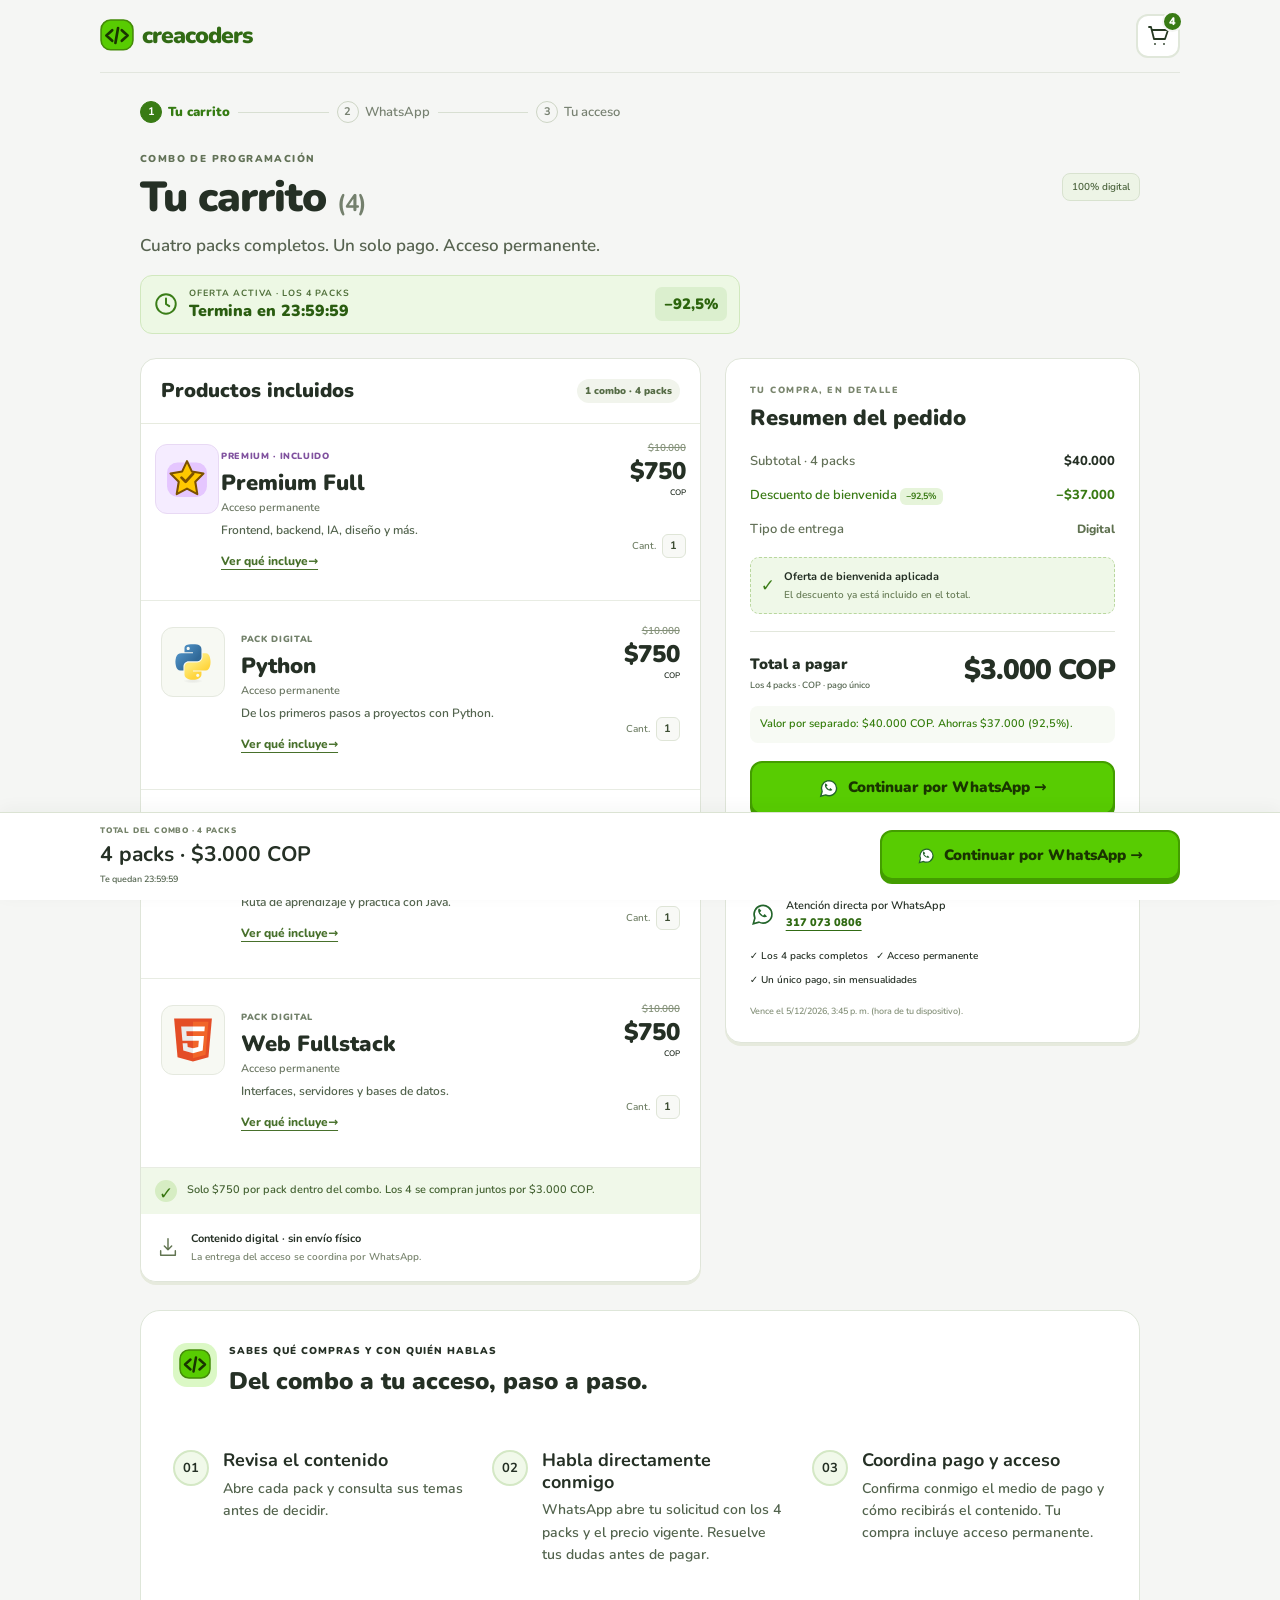
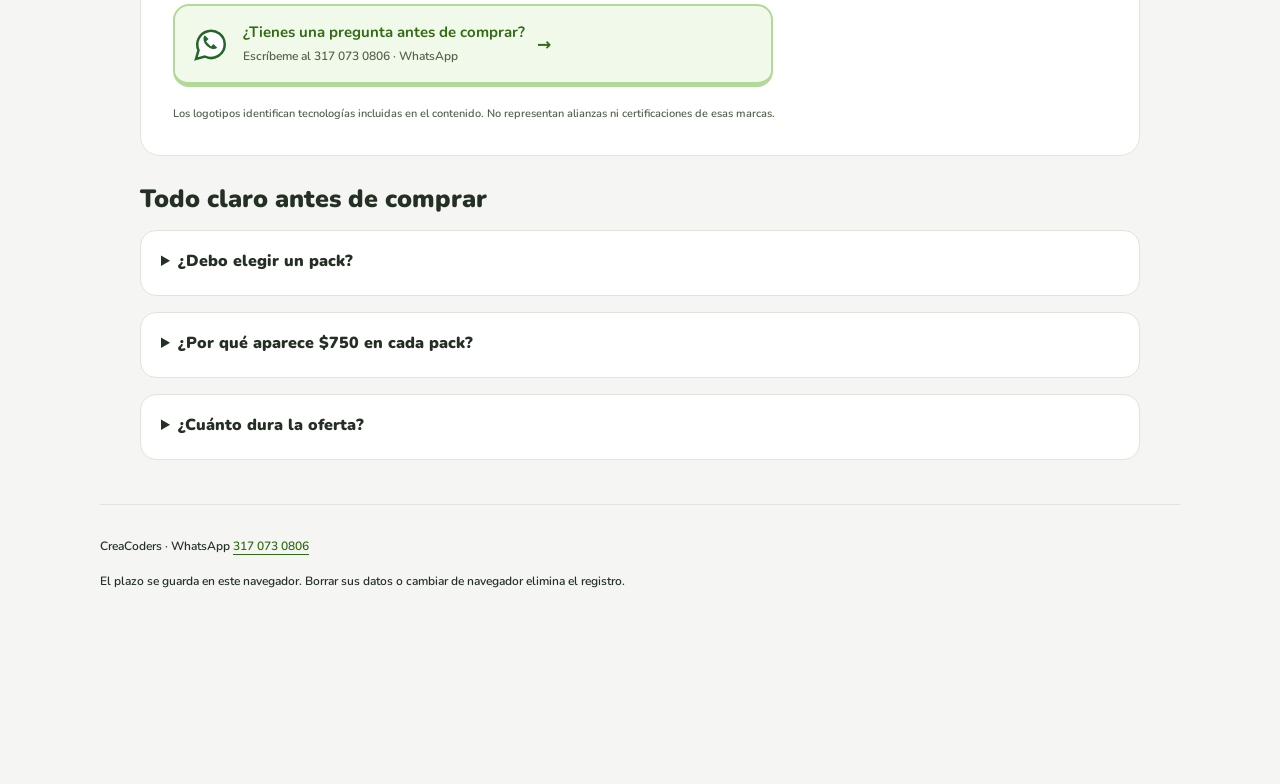
<file: index.html>
<!doctype html>
<html lang="es">
<head>
<meta charset="utf-8">
<meta name="viewport" content="width=device-width,initial-scale=1">
<title>Los 4 packs · Oferta de bienvenida | CreaCoders</title>
<meta name="description" content="Explora los cuatro packs de CreaCoders: Premium, Python, Java y Web Fullstack. Acceso permanente y compra por WhatsApp.">
<link rel="icon" type="image/svg+xml" href="images/brand-mark.svg">
<meta name="theme-color" content="#58cc02">
<link rel="stylesheet" href="css/index.css">
<link rel="stylesheet" href="css/cart.css?v=1">
<script defer src="js/offer.js?v=3000-reset-v3">
</script>
</head>
<body class="cart-page">
<a class="skip" href="#contenido">Saltar al contenido</a>
<header class="wrap cart-nav">
<a class="brand" href="index.html"><img src="images/brand-mark.svg" alt="" width="40" height="40"> <span class="brand-word">creacoders</span></a>
<a class="header-bag" href="#packs" aria-label="Ver los 4 packs del carrito"><svg viewBox="0 0 24 24" aria-hidden="true"><path d="M3 3h2l3 12h11l3-9H6M9 20h.01M18 20h.01"/></svg><span>4</span></a>
</header>
<main id="contenido" class="wrap checkout">
<nav class="checkout-progress" aria-label="Proceso de compra"><span aria-current="step"><b>1</b> Tu carrito</span><i aria-hidden="true"></i><span><b>2</b> WhatsApp</span><i aria-hidden="true"></i><span><b>3</b> Tu acceso</span></nav>
<section class="cart-heading"><div class="cart-title-row"><div><p class="eyebrow">COMBO DE PROGRAMACIÓN</p><h1>Tu carrito <span>(4)</span></h1></div><span class="digital-pill">100% digital</span></div><p class="cart-subtitle">Cuatro packs completos. Un solo pago. Acceso permanente.</p><div class="cart-banner"><svg viewBox="0 0 24 24" aria-hidden="true"><circle cx="12" cy="12" r="9"/><path d="M12 7v5l3 2"/></svg><div><strong data-offer-title>COMPROBANDO TU OFERTA</strong><span data-timer role="timer" aria-label="Tiempo restante de la oferta">Un momento…</span></div><span class="sale-tag" data-discount-row hidden>−92,5%</span></div></section>
<div class="checkout-grid">
<section class="cart-panel" id="packs" aria-labelledby="cart-title">
<div class="panel-heading">
<h2 id="cart-title">Productos incluidos</h2>
<span class="count-pill">1 combo · 4 packs</span>
</div>
<article class="cart-item">
<span class="cart-icon"><img src="images/tech/premium.svg" width="36" height="36" alt=""></span>
<div class="cart-description">
<span class="item-label premium-label">PREMIUM · INCLUIDO</span>
<h2>Premium Full</h2><span class="product-access">Acceso permanente</span>
<p>Frontend, backend, IA, diseño y más.</p>
<a href="pack/premium/Pack-Premium.html">Ver qué incluye <span class="sr-only">Premium Full</span> →</a>
</div>
<span class="quantity" aria-label="Cantidad: 1">Cant. <b>1</b></span>
<div class="item-price">
<del data-item-original hidden>$10.000</del>
<strong data-item-price>$10.000</strong>
<span>COP</span>
<small data-item-discount>Precio normal</small>
</div>
</article>
<article class="cart-item">
<span class="cart-icon"><img src="images/tech/python.svg" width="36" height="36" alt=""></span>
<div class="cart-description">
<span class="item-label">PACK DIGITAL</span>
<h2>Python</h2><span class="product-access">Acceso permanente</span>
<p>De los primeros pasos a proyectos con Python.</p>
<a href="pack/python/Python.html">Ver qué incluye <span class="sr-only">Python</span> →</a>
</div>
<span class="quantity" aria-label="Cantidad: 1">Cant. <b>1</b></span>
<div class="item-price">
<del data-item-original hidden>$10.000</del>
<strong data-item-price>$10.000</strong>
<span>COP</span>
<small data-item-discount>Precio normal</small>
</div>
</article>
<article class="cart-item">
<span class="cart-icon"><img src="images/tech/java.svg" width="36" height="36" alt=""></span>
<div class="cart-description">
<span class="item-label">PACK DIGITAL</span>
<h2>Java</h2><span class="product-access">Acceso permanente</span>
<p>Ruta de aprendizaje y práctica con Java.</p>
<a href="pack/java/Java.html">Ver qué incluye <span class="sr-only">Java</span> →</a>
</div>
<span class="quantity" aria-label="Cantidad: 1">Cant. <b>1</b></span>
<div class="item-price">
<del data-item-original hidden>$10.000</del>
<strong data-item-price>$10.000</strong>
<span>COP</span>
<small data-item-discount>Precio normal</small>
</div>
</article>
<article class="cart-item">
<span class="cart-icon"><img src="images/tech/html5.svg" width="36" height="36" alt=""></span>
<div class="cart-description">
<span class="item-label">PACK DIGITAL</span>
<h2>Web Fullstack</h2><span class="product-access">Acceso permanente</span>
<p>Interfaces, servidores y bases de datos.</p>
<a href="pack/desarrollo-web/Desarrollo-Web.html">Ver qué incluye <span class="sr-only">Web Fullstack</span> →</a>
</div>
<span class="quantity" aria-label="Cantidad: 1">Cant. <b>1</b></span>
<div class="item-price">
<del data-item-original hidden>$10.000</del>
<strong data-item-price>$10.000</strong>
<span>COP</span>
<small data-item-discount>Precio normal</small>
</div>
</article>
<div class="bundle-note"><span aria-hidden="true">✓</span><p class="cart-footnote" data-allocation>Los cuatro packs forman un único combo.</p></div><div class="digital-delivery"><svg viewBox="0 0 24 24" aria-hidden="true"><path d="M12 3v12m-4-4 4 4 4-4M4 16v5h16v-5"/></svg><div><strong>Contenido digital · sin envío físico</strong><span>La entrega del acceso se coordina por WhatsApp.</span></div></div>
</section>
<section class="order-summary" aria-labelledby="summary-title">
<p class="eyebrow">TU COMPRA, EN DETALLE</p>
<h2 id="summary-title">Resumen del pedido</h2>
<div class="summary-line">
<span>Subtotal · 4 packs</span>
<strong>$40.000</strong>
</div>
<div class="summary-line discount-line" data-discount-row hidden>
<span>Descuento de bienvenida <b>−92,5%</b>
</span>
<strong>−$37.000</strong>
</div>
<div class="summary-line"><span>Tipo de entrega</span><strong class="delivery-value">Digital</strong></div><div class="applied-offer" data-discount-row hidden><span aria-hidden="true">✓</span><div><strong>Oferta de bienvenida aplicada</strong><small>El descuento ya está incluido en el total.</small></div></div>
<div class="total-line">
<div>
<span>Total a pagar</span>
<small>Los 4 packs · COP · pago único</small>
</div>
<strong data-price>$40.000 COP</strong>
</div>
<p class="saving-note" data-saving>Acceso permanente a los cuatro packs.</p>
<a class="button" data-buy href="https://wa.me/573170730806">Comprar combo por WhatsApp →</a>
<p class="checkout-help">Se abrirá WhatsApp con tu pedido y el total. Confirma conmigo el pago y la entrega del acceso.</p>
<div class="seller-note"><img src="images/whatsapp.svg" alt="" width="28" height="28"><span>Atención directa por WhatsApp<br><a href="https://wa.me/573170730806">317 073 0806</a></span></div><ul class="benefits">
<li>✓ Los 4 packs completos</li>
<li>✓ Acceso permanente</li>
<li>✓ Un único pago, sin mensualidades</li>
</ul>
<p class="fine" data-deadline>
</p>
</section>
</div>
<section class="purchase-guide" aria-labelledby="guide-title"><div class="guide-intro"><span class="guide-icon" aria-hidden="true"><img src="images/brand-mark.svg" width="32" height="32" alt=""></span><div><p class="eyebrow">SABES QUÉ COMPRAS Y CON QUIÉN HABLAS</p><h2 id="guide-title">Del combo a tu acceso, paso a paso.</h2></div></div><ol class="delivery-steps"><li><b>01</b><div><h3>Revisa el contenido</h3><p>Abre cada pack y consulta sus temas antes de decidir.</p></div></li><li><b>02</b><div><h3>Habla directamente conmigo</h3><p>WhatsApp abre tu solicitud con los 4 packs y el precio vigente. Resuelve tus dudas antes de pagar.</p></div></li><li><b>03</b><div><h3>Coordina pago y acceso</h3><p>Confirma conmigo el medio de pago y cómo recibirás el contenido. Tu compra incluye acceso permanente.</p></div></li></ol><a class="contact-card" href="https://wa.me/573170730806?text=Hola%2C%20tengo%20una%20pregunta%20sobre%20el%20combo%20de%20los%204%20packs."><img src="images/whatsapp.svg" width="40" height="40" alt=""><span><strong>¿Tienes una pregunta antes de comprar?</strong><small>Escríbeme al 317 073 0806 · WhatsApp</small></span><span aria-hidden="true">→</span></a><p class="brand-disclaimer">Los logotipos identifican tecnologías incluidas en el contenido. No representan alianzas ni certificaciones de esas marcas.</p></section>
<section class="cart-questions">
<h2>Todo claro antes de comprar</h2>
<details>
<summary>¿Debo elegir un pack?</summary>
<p>No. El combo incluye los cuatro: Premium Full, Python, Java y Web Fullstack. Los enlaces de cada pack solo te permiten consultar su contenido.</p>
</details>
<details>
<summary>¿Por qué aparece $750 en cada pack?</summary>
<p>Durante la oferta, repartimos el total de $3.000 entre los cuatro packs: $750 por pack, un descuento del 92,5% respecto a su valor normal. La compra es del combo completo.</p>
</details>
<details>
<summary>¿Cuánto dura la oferta?</summary>
<p>24 horas desde tu primera visita en este navegador. No se reinicia al recargar. Cuando termina, el combo vuelve a $40.000 COP: $10.000 por pack. El acceso que compras es permanente.</p>
</details>
</section>
</main>
<footer class="wrap">
<p>CreaCoders · WhatsApp <a href="https://wa.me/573170730806">317 073 0806</a>
</p>
<p>El plazo se guarda en este navegador. Borrar sus datos o cambiar de navegador elimina el registro.</p>
</footer>
<aside class="sticky" aria-label="Comprar el combo completo"><span class="sticky-caption">TOTAL DEL COMBO · 4 PACKS</span>
<div>
<strong data-sticky-price>4 packs · $40.000 COP</strong>
<small data-sticky-note>Acceso permanente</small>
</div>
<a class="button" data-buy href="https://wa.me/573170730806">Comprar combo por WhatsApp →</a>
</aside>
<noscript>
<p class="wrap">Activa JavaScript para comprobar tu descuento de bienvenida o consulta el combo por WhatsApp.</p>
</noscript>
</body>
</html>
</file>
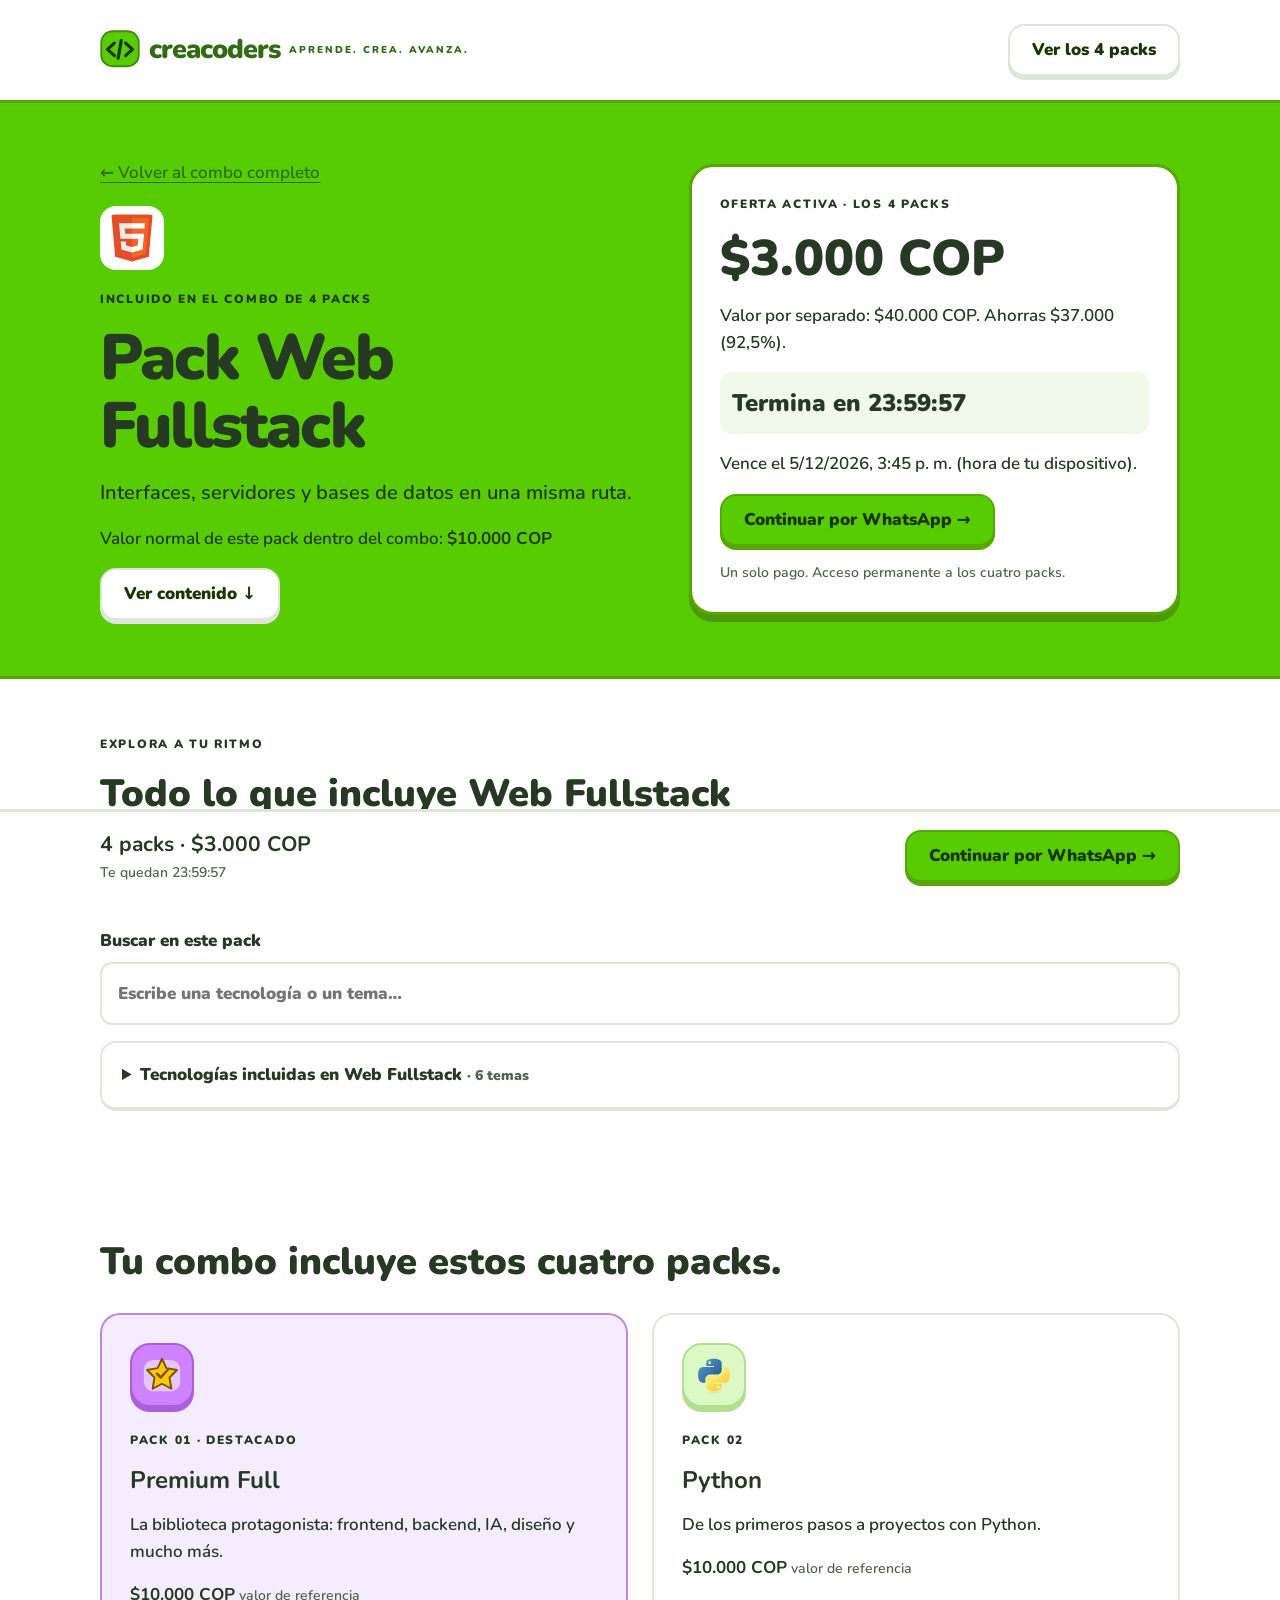
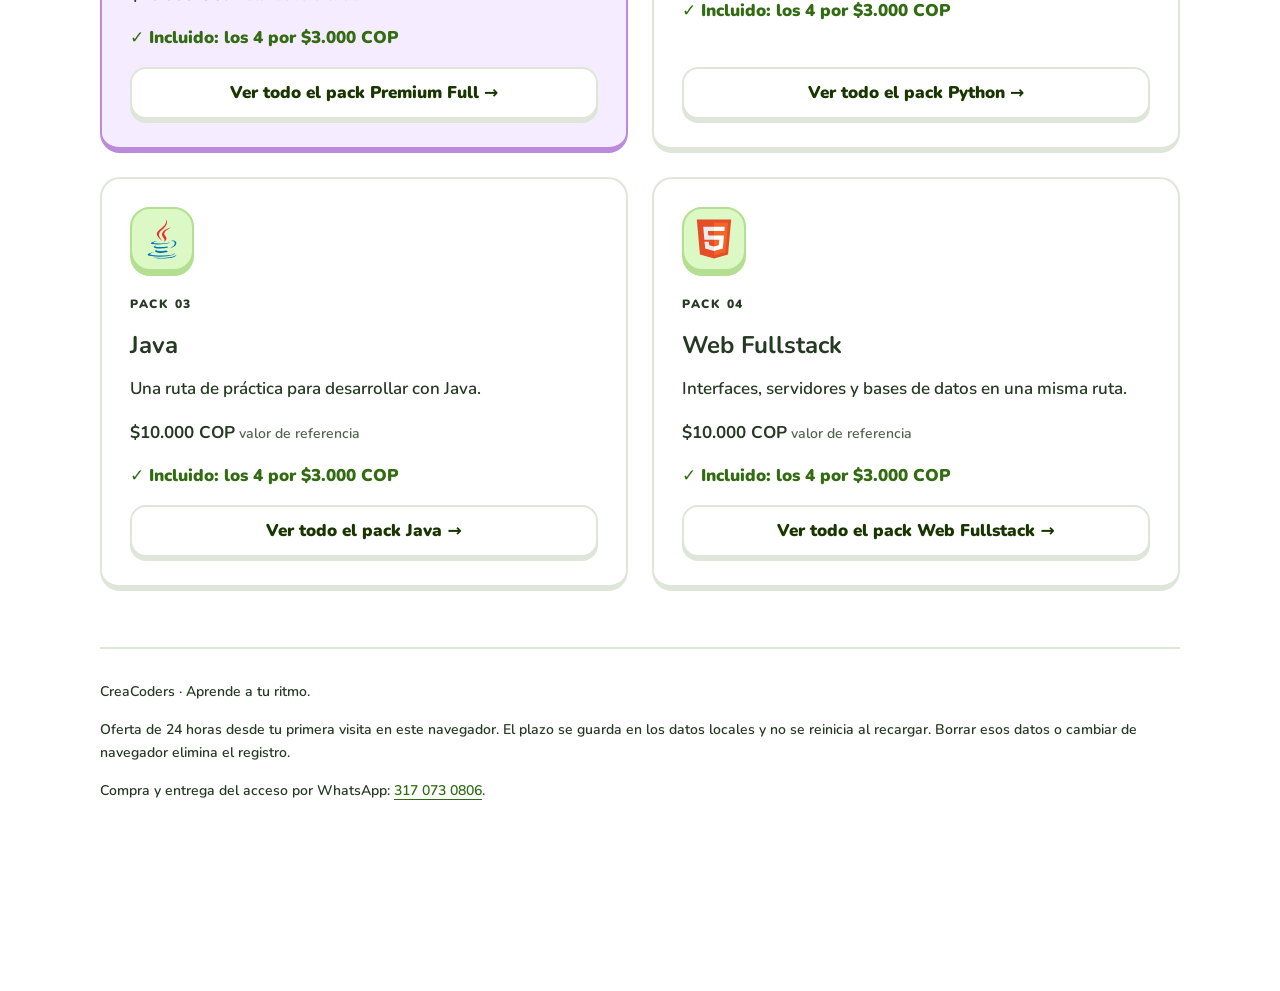
<file: pack/desarrollo-web/Desarrollo-Web.html>
<!doctype html>
<html lang="es">
<head>
<meta charset="utf-8">
<meta name="viewport" content="width=device-width,initial-scale=1">
<title>Pack Web Fullstack | CreaCoders</title>
<meta name="description" content="Explora los cuatro packs de CreaCoders: Premium, Python, Java y Web Fullstack. Acceso permanente y compra por WhatsApp.">
<link rel="icon" type="image/svg+xml" href="../../images/brand-mark.svg">
<meta name="theme-color" content="#58cc02">
<link rel="stylesheet" href="../../css/index.css">
<script defer src="../../js/offer.js?v=3000-reset-v3">
</script>
</head>
<body data-pack="Web Fullstack">
<a class="skip" href="#contenido">Saltar al contenido</a>
<header class="nav wrap">
<a class="brand" href="../../index.html"><img src="../../images/brand-mark.svg" alt="" width="40" height="40"> <span class="brand-word">creacoders</span><span>APRENDE. CREA. AVANZA.</span>
</a>
<a class="button secondary" href="../../index.html#packs">Ver los 4 packs</a>
</header>
<main id="contenido">
<section class="hero">
<div class="wrap hero-grid">
<div>
<a href="../../index.html#packs">← Volver al combo completo</a>
<img class="pack-logo" src="../../images/tech/html5.svg" width="64" height="64" alt="">
<p class="eyebrow">INCLUIDO EN EL COMBO DE 4 PACKS</p>
<h1>Pack Web Fullstack</h1>
<p class="lead">Interfaces, servidores y bases de datos en una misma ruta.</p>
<p>Valor normal de este pack dentro del combo: <strong>$10.000 COP</strong>
</p>
<a class="button secondary" href="#temario">Ver contenido ↓</a>
</div>
<section class="offer" aria-label="Precio de los cuatro packs">
<p class="eyebrow" data-offer-title>LOS 4 PACKS · ACCESO PERMANENTE</p>
<p class="price" data-price>$40.000 <small>COP</small>
</p>
<p data-saving>Precio normal: $10.000 por pack.</p>
<p class="timer" role="timer" aria-label="Tiempo restante de la oferta" data-timer>Comprobando oferta…</p>
<p data-deadline>
</p>
<a class="button" data-buy href="https://wa.me/573170730806">Consultar los 4 packs por WhatsApp →</a>
<p class="fine">Un solo pago. Acceso permanente a los cuatro packs.</p>
</section>
</div>
</section>
<section class="wrap section" id="temario">
<p class="eyebrow">EXPLORA A TU RITMO</p>
<h2>Todo lo que incluye Web Fullstack</h2>
<p>Estas son las tecnologías publicadas en el pack. Consulta el detalle de lecciones por WhatsApp.</p>
<p>1 secciones · 6 temas</p>
<label class="search-label">Buscar en este pack<input type="search" id="search" placeholder="Escribe una tecnología o un tema…">
</label>
<p id="search-status" role="status">
</p>
<div id="syllabus">
<details>
<summary>Tecnologías incluidas en Web Fullstack <small>· 6 temas</small>
</summary>
<ol>
<li>
<strong>HTML &amp; CSS</strong>
<small>
</small>
</li>
<li>
<strong>JavaScript</strong>
<small>
</small>
</li>
<li>
<strong>Bases SQL</strong>
<small>
</small>
</li>
<li>
<strong>React JS</strong>
<small>
</small>
</li>
<li>
<strong>Node.js</strong>
<small>
</small>
</li>
<li>
<strong>Git &amp; GitHub</strong>
<small>
</small>
</li>
</ol>
</details>
</div>
</section>
<section class="wrap section">
<h2>Tu combo incluye estos cuatro packs.</h2>
<div class="packs">
<article class="pack premium">
<span class="icon"><img src="../../images/tech/premium.svg" width="40" height="40" alt=""></span>
<p class="eyebrow">PACK 01 · DESTACADO</p>
<h3>Premium Full</h3>
<p>La biblioteca protagonista: frontend, backend, IA, diseño y mucho más.</p>
<p>
<strong>$10.000 COP</strong> <span class="muted">valor de referencia</span>
</p>
<p class="included" data-included>Disponible por separado</p>
<a class="button secondary" href="../../pack/premium/Pack-Premium.html">Ver todo el pack Premium Full →</a>
</article>
<article class="pack ">
<span class="icon"><img src="../../images/tech/python.svg" width="40" height="40" alt=""></span>
<p class="eyebrow">PACK 02</p>
<h3>Python</h3>
<p>De los primeros pasos a proyectos con Python.</p>
<p>
<strong>$10.000 COP</strong> <span class="muted">valor de referencia</span>
</p>
<p class="included" data-included>Disponible por separado</p>
<a class="button secondary" href="../../pack/python/Python.html">Ver todo el pack Python →</a>
</article>
<article class="pack ">
<span class="icon"><img src="../../images/tech/java.svg" width="40" height="40" alt=""></span>
<p class="eyebrow">PACK 03</p>
<h3>Java</h3>
<p>Una ruta de práctica para desarrollar con Java.</p>
<p>
<strong>$10.000 COP</strong> <span class="muted">valor de referencia</span>
</p>
<p class="included" data-included>Disponible por separado</p>
<a class="button secondary" href="../../pack/java/Java.html">Ver todo el pack Java →</a>
</article>
<article class="pack ">
<span class="icon"><img src="../../images/tech/html5.svg" width="40" height="40" alt=""></span>
<p class="eyebrow">PACK 04</p>
<h3>Web Fullstack</h3>
<p>Interfaces, servidores y bases de datos en una misma ruta.</p>
<p>
<strong>$10.000 COP</strong> <span class="muted">valor de referencia</span>
</p>
<p class="included" data-included>Disponible por separado</p>
<a class="button secondary" href="../../pack/desarrollo-web/Desarrollo-Web.html">Ver todo el pack Web Fullstack →</a>
</article>
</div>
</section>
</main>
<footer class="wrap">
<p>CreaCoders · Aprende a tu ritmo.</p>
<p>Oferta de 24 horas desde tu primera visita en este navegador. El plazo se guarda en los datos locales y no se reinicia al recargar. Borrar esos datos o cambiar de navegador elimina el registro.</p>
<p>Compra y entrega del acceso por WhatsApp: <a href="https://wa.me/573170730806">317 073 0806</a>.</p>
</footer>
<aside class="sticky" aria-label="Comprar por WhatsApp">
<div>
<strong data-sticky-price>4 packs · $40.000</strong>
<small data-sticky-note>Acceso permanente</small>
</div>
<a class="button" data-buy href="https://wa.me/573170730806">Consultar packs →</a>
</aside>
<noscript>
<p class="wrap">Activa JavaScript para comprobar la oferta de primera visita. Puedes consultar los precios por WhatsApp.</p>
</noscript>
</body>
</html>
</file>
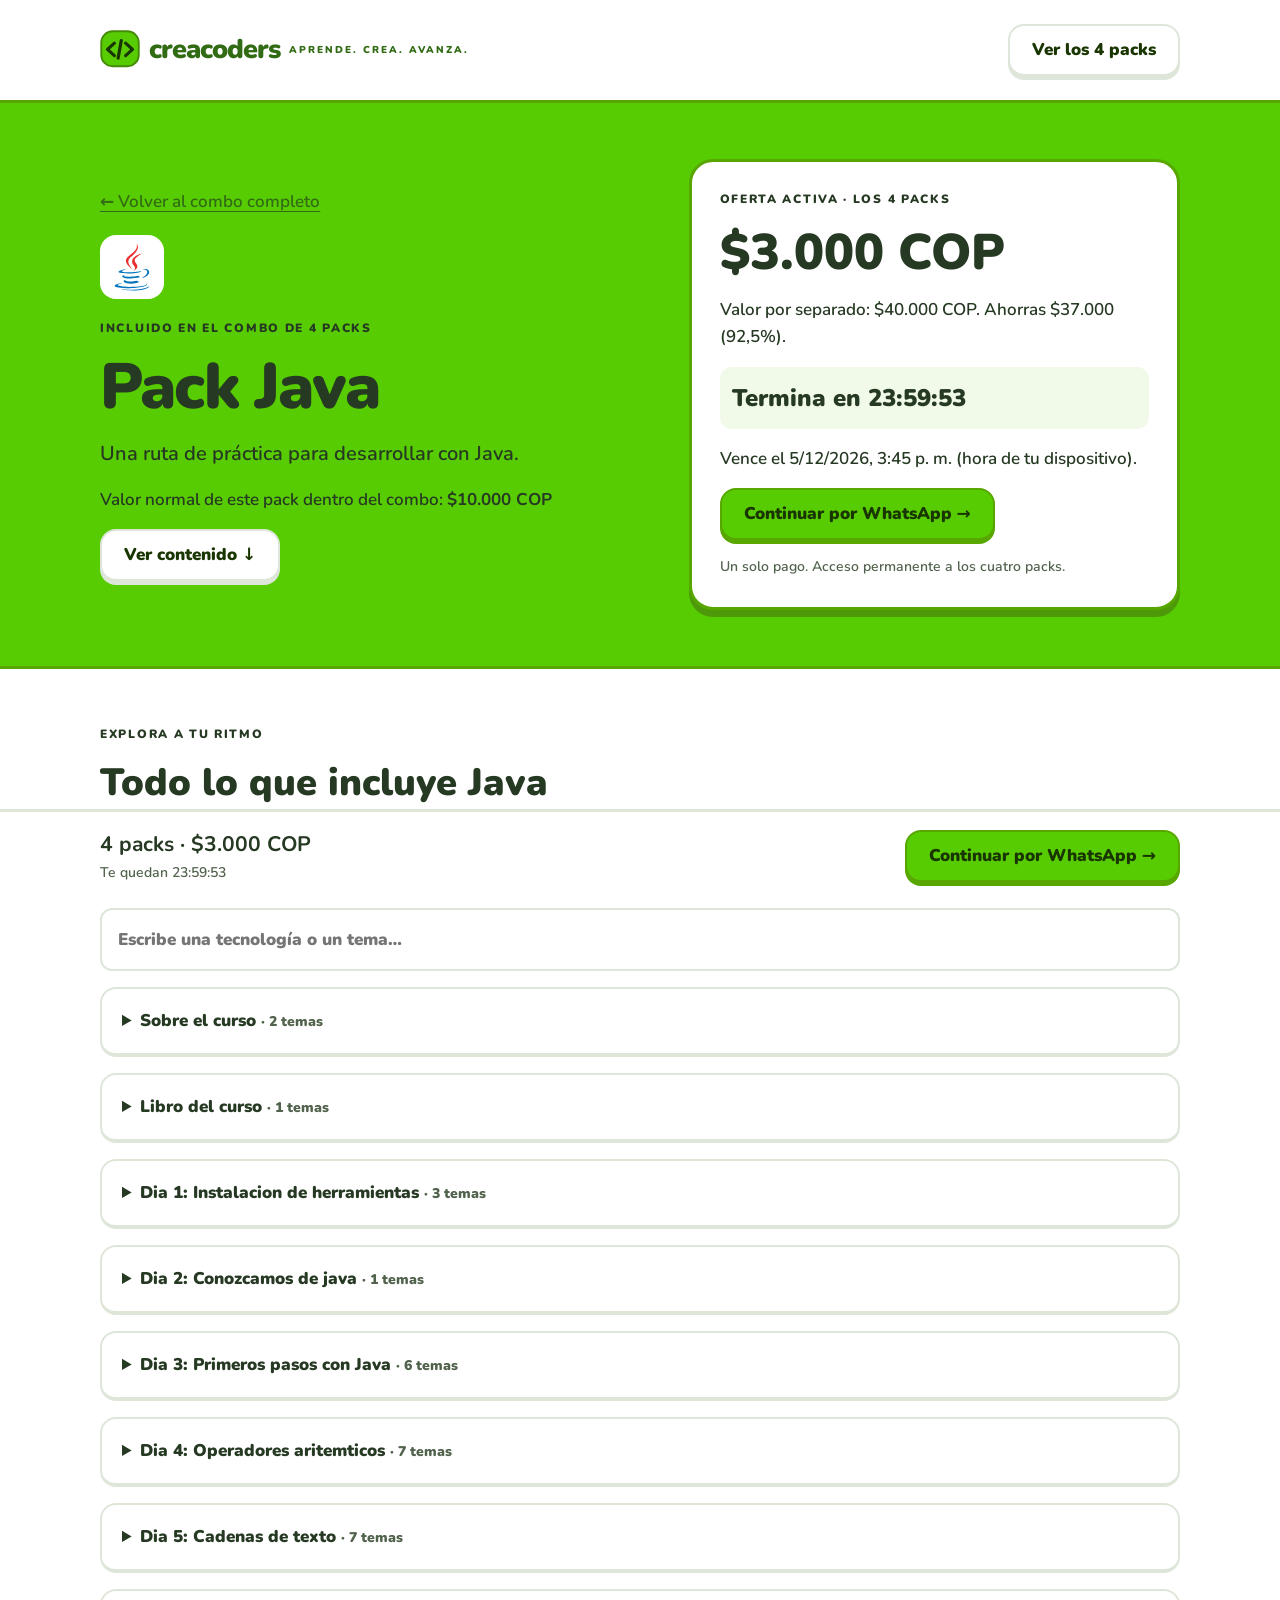
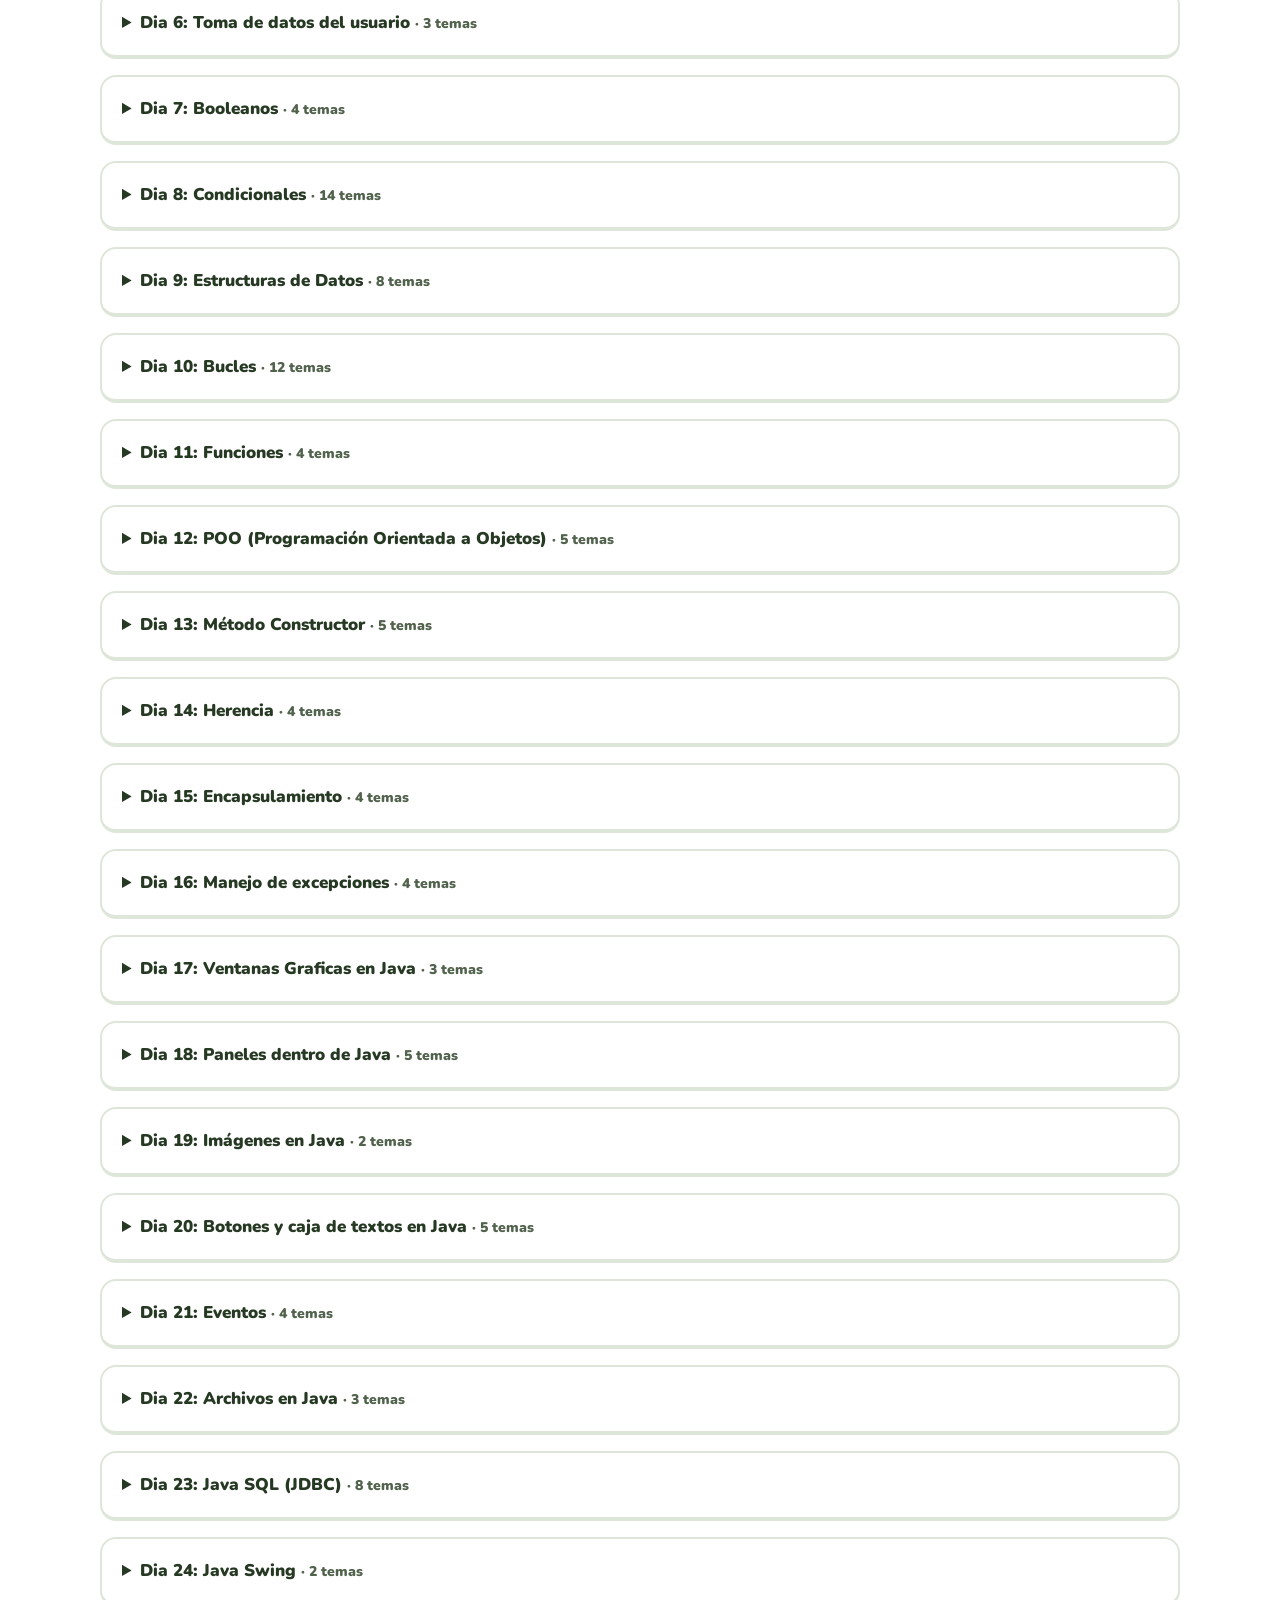
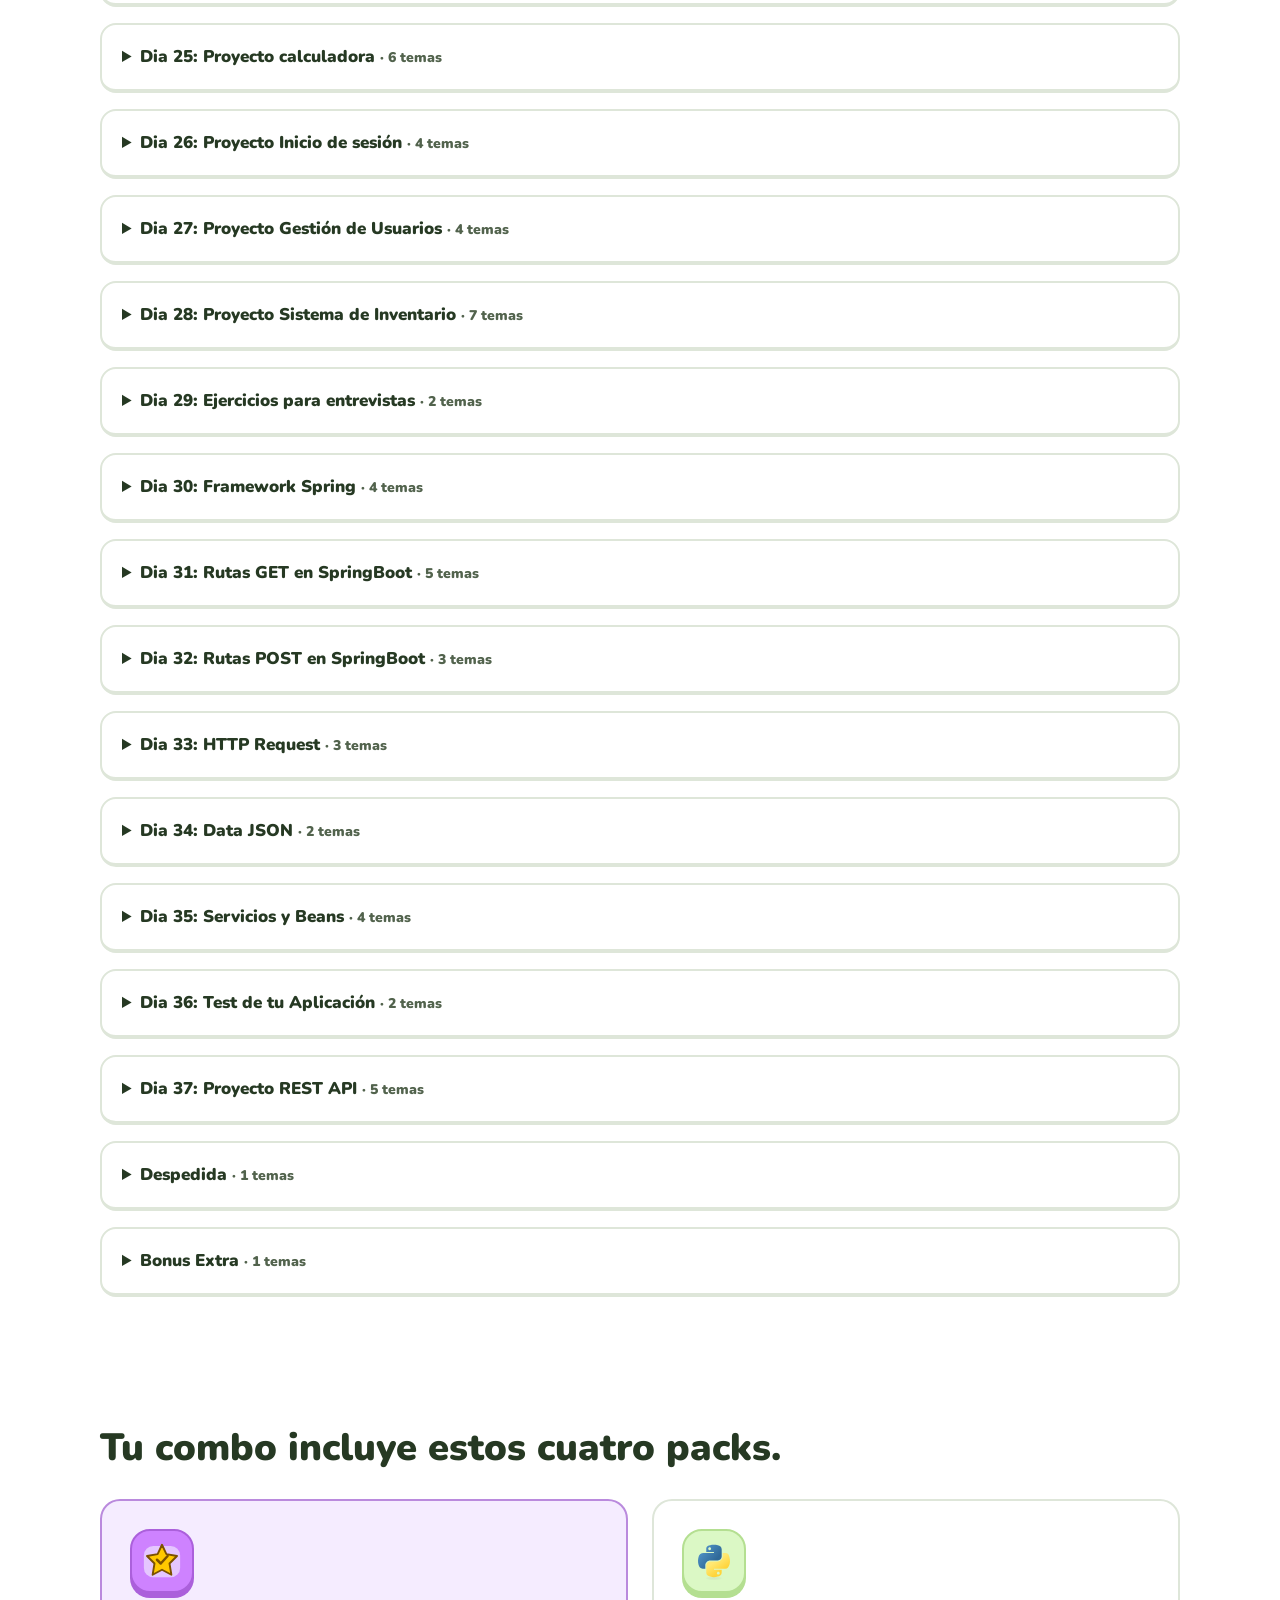
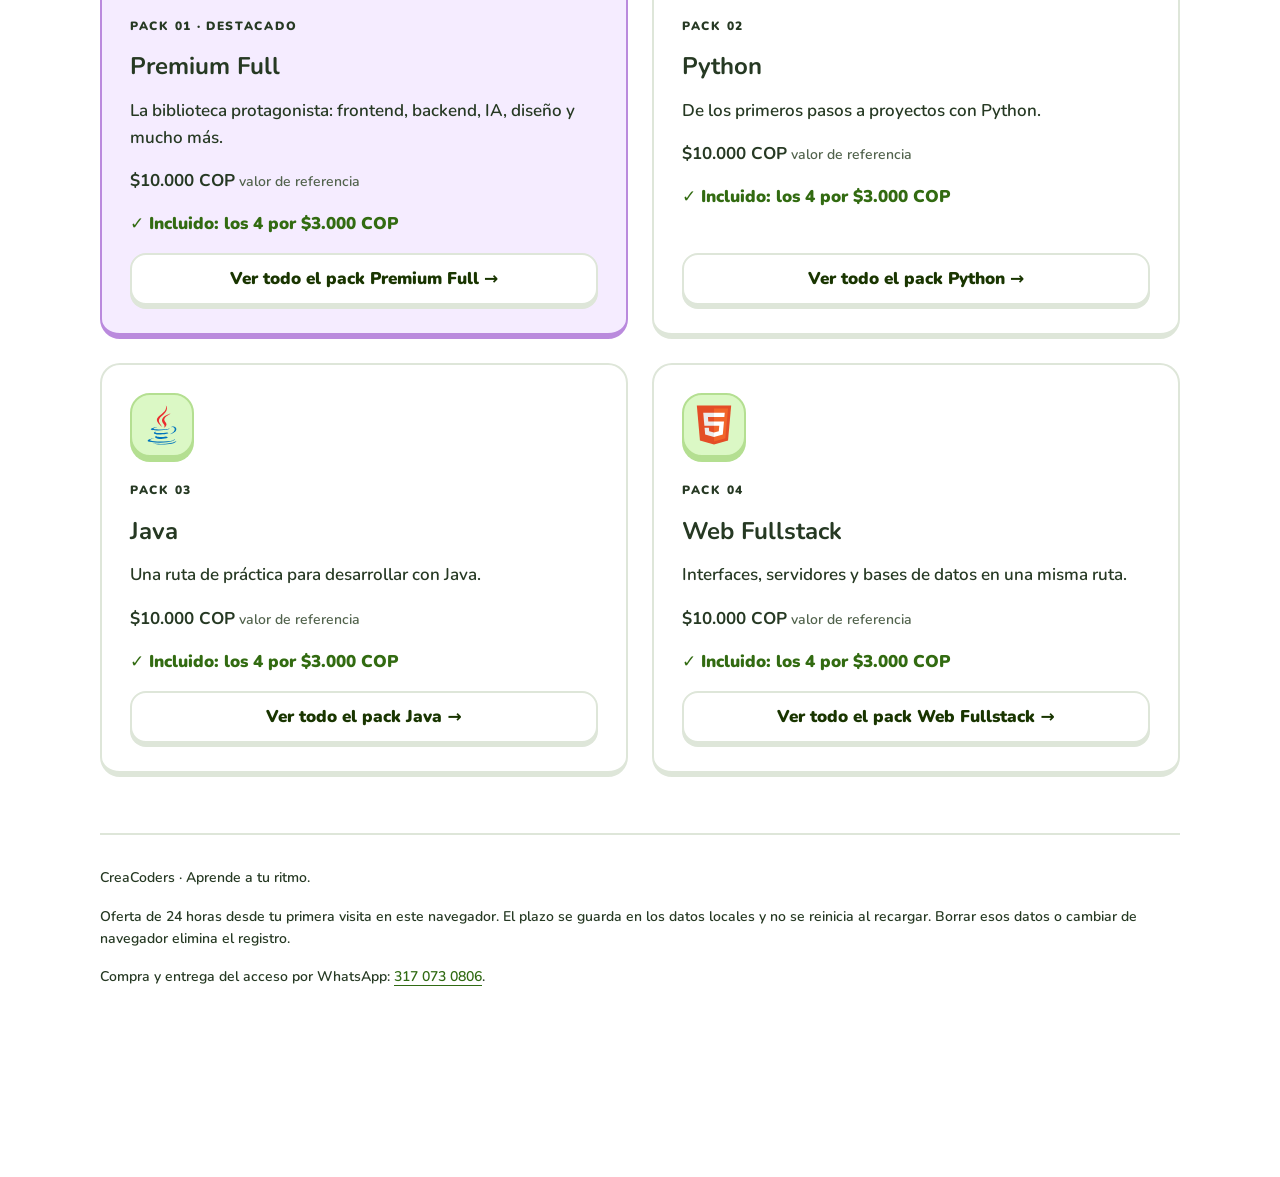
<file: pack/java/Java.html>
<!doctype html>
<html lang="es">
<head>
<meta charset="utf-8">
<meta name="viewport" content="width=device-width,initial-scale=1">
<title>Pack Java | CreaCoders</title>
<meta name="description" content="Explora los cuatro packs de CreaCoders: Premium, Python, Java y Web Fullstack. Acceso permanente y compra por WhatsApp.">
<link rel="icon" type="image/svg+xml" href="../../images/brand-mark.svg">
<meta name="theme-color" content="#58cc02">
<link rel="stylesheet" href="../../css/index.css">
<script defer src="../../js/offer.js?v=3000-reset-v3">
</script>
</head>
<body data-pack="Java">
<a class="skip" href="#contenido">Saltar al contenido</a>
<header class="nav wrap">
<a class="brand" href="../../index.html"><img src="../../images/brand-mark.svg" alt="" width="40" height="40"> <span class="brand-word">creacoders</span><span>APRENDE. CREA. AVANZA.</span>
</a>
<a class="button secondary" href="../../index.html#packs">Ver los 4 packs</a>
</header>
<main id="contenido">
<section class="hero">
<div class="wrap hero-grid">
<div>
<a href="../../index.html#packs">← Volver al combo completo</a>
<img class="pack-logo" src="../../images/tech/java.svg" width="64" height="64" alt="">
<p class="eyebrow">INCLUIDO EN EL COMBO DE 4 PACKS</p>
<h1>Pack Java</h1>
<p class="lead">Una ruta de práctica para desarrollar con Java.</p>
<p>Valor normal de este pack dentro del combo: <strong>$10.000 COP</strong>
</p>
<a class="button secondary" href="#temario">Ver contenido ↓</a>
</div>
<section class="offer" aria-label="Precio de los cuatro packs">
<p class="eyebrow" data-offer-title>LOS 4 PACKS · ACCESO PERMANENTE</p>
<p class="price" data-price>$40.000 <small>COP</small>
</p>
<p data-saving>Precio normal: $10.000 por pack.</p>
<p class="timer" role="timer" aria-label="Tiempo restante de la oferta" data-timer>Comprobando oferta…</p>
<p data-deadline>
</p>
<a class="button" data-buy href="https://wa.me/573170730806">Consultar los 4 packs por WhatsApp →</a>
<p class="fine">Un solo pago. Acceso permanente a los cuatro packs.</p>
</section>
</div>
</section>
<section class="wrap section" id="temario">
<p class="eyebrow">EXPLORA A TU RITMO</p>
<h2>Todo lo que incluye Java</h2>
<p>41 secciones · 179 temas</p>
<label class="search-label">Buscar en este pack<input type="search" id="search" placeholder="Escribe una tecnología o un tema…">
</label>
<p id="search-status" role="status">
</p>
<div id="syllabus">
<details>
<summary>Sobre el curso <small>· 2 temas</small>
</summary>
<ol>
<li>
<strong>Descubre si es para ti el curso y consejos para una mejor experiencia</strong>
<small>08:30</small>
</li>
<li>
<strong>Recuerda que cuentas con nuestro asesoramiento y respuestas a tus preguntas</strong>
<small>3:10</small>
</li>
</ol>
</details>
<details>
<summary>Libro del curso <small>· 1 temas</small>
</summary>
<ol>
<li>
<strong>Como usar el libro y su utilidad</strong>
<small>3:00</small>
</li>
</ol>
</details>
<details>
<summary>Dia 1: Instalacion de herramientas <small>· 3 temas</small>
</summary>
<ol>
<li>
<strong>Instalación de JDK Java</strong>
<small>5:56</small>
</li>
<li>
<strong>Instalación de NetBeans</strong>
<small>7:40</small>
</li>
<li>
<strong>Recorrido por NetBeans</strong>
<small>12:48</small>
</li>
</ol>
</details>
<details>
<summary>Dia 2: Conozcamos de java <small>· 1 temas</small>
</summary>
<ol>
<li>
<strong>¿Que es java?</strong>
<small>7:29</small>
</li>
</ol>
</details>
<details>
<summary>Dia 3: Primeros pasos con Java <small>· 6 temas</small>
</summary>
<ol>
<li>
<strong>Hola mundo</strong>
<small>10:41</small>
</li>
<li>
<strong>Variables y tipos de datos (Teoria)</strong>
<small>10:09</small>
</li>
<li>
<strong>Variables y tipos de datos</strong>
<small>10:09</small>
</li>
<li>
<strong>Comentarios en Java</strong>
<small>9:03</small>
</li>
<li>
<strong>Reglas y consejos para declarar variables</strong>
<small>14:37</small>
</li>
<li>
<strong>Constantes</strong>
<small>13:00</small>
</li>
</ol>
</details>
<details>
<summary>Dia 4: Operadores aritemticos <small>· 7 temas</small>
</summary>
<ol>
<li>
<strong>Numeros</strong>
<small>12:15</small>
</li>
<li>
<strong>Operadores aritmeticos y jerarquia de operaciones</strong>
<small>10:10</small>
</li>
<li>
<strong>Operadores aritmeticos</strong>
<small>10:44</small>
</li>
<li>
<strong>Jerarquia de operaciones</strong>
<small>11:53</small>
</li>
<li>
<strong>Ejercicios</strong>
<small>0:18</small>
</li>
<li>
<strong>Ejercicio 1</strong>
<small>10:55</small>
</li>
<li>
<strong>Ejercicio 2</strong>
<small>8:22</small>
</li>
</ol>
</details>
<details>
<summary>Dia 5: Cadenas de texto <small>· 7 temas</small>
</summary>
<ol>
<li>
<strong>Cadena de texto (teoria)</strong>
<small>9:00</small>
</li>
<li>
<strong>Cadena de texto</strong>
<small>9:53</small>
</li>
<li>
<strong>Debanando de cadenas</strong>
<small>11:34</small>
</li>
<li>
<strong>Metodos de cadenas</strong>
<small>11:54</small>
</li>
<li>
<strong>Ejercicios</strong>
<small>0:17</small>
</li>
<li>
<strong>Ejercicios 1</strong>
<small>9:17</small>
</li>
<li>
<strong>Ejercicios 2</strong>
<small>7:26</small>
</li>
</ol>
</details>
<details>
<summary>Dia 6: Toma de datos del usuario <small>· 3 temas</small>
</summary>
<ol>
<li>
<strong>Tomando datos del usuario usando Scanner</strong>
<small>9:00</small>
</li>
<li>
<strong>Segundo ejemplo usando la libreria Scanner</strong>
<small>9:27</small>
</li>
<li>
<strong>Usando JOptions para pedir datos al usuario</strong>
<small>7:41</small>
</li>
</ol>
</details>
<details>
<summary>Dia 7: Booleanos <small>· 4 temas</small>
</summary>
<ol>
<li>
<strong>Booleanos</strong>
<small>5:00</small>
</li>
<li>
<strong>Operadores Relacionales y logicos (teoria)</strong>
<small>13:25</small>
</li>
<li>
<strong>Operadores Relacionales</strong>
<small>12:11</small>
</li>
<li>
<strong>Operadores Logicos</strong>
<small>12:17</small>
</li>
</ol>
</details>
<details>
<summary>Dia 8: Condicionales <small>· 14 temas</small>
</summary>
<ol>
<li>
<strong>Condiconales (teoria)</strong>
<small>7:25</small>
</li>
<li>
<strong>If y else</strong>
<small>8:14</small>
</li>
<li>
<strong>Else if</strong>
<small>10:11</small>
</li>
<li>
<strong>Condicionales aniadados</strong>
<small>13:56</small>
</li>
<li>
<strong>Ejercicios</strong>
<small>0:18</small>
</li>
<li>
<strong>Ejercicio 1</strong>
<small>12:02</small>
</li>
<li>
<strong>Ejercicio 2</strong>
<small>9:54</small>
</li>
<li>
<strong>Ejercicios</strong>
<small>0:34</small>
</li>
<li>
<strong>Ejercicio 3</strong>
<small>12:41</small>
</li>
<li>
<strong>Ejercicio 4</strong>
<small>11:11</small>
</li>
<li>
<strong>Switch</strong>
<small>9:30</small>
</li>
<li>
<strong>Ejercicios</strong>
<small>0:17</small>
</li>
<li>
<strong>Ejercicio 5</strong>
<small>9:20</small>
</li>
<li>
<strong>Ejercicio 6</strong>
<small>8:46</small>
</li>
</ol>
</details>
<details>
<summary>Dia 9: Estructuras de Datos <small>· 8 temas</small>
</summary>
<ol>
<li>
<strong>Arrays (Arreglos)</strong>
<small>12:30</small>
</li>
<li>
<strong>Listas (List)</strong>
<small>14:54</small>
</li>
<li>
<strong>Conjuntos (Set)</strong>
<small>9:58</small>
</li>
<li>
<strong>Mapa (Map)</strong>
<small>12:38</small>
</li>
<li>
<strong>Ejercicios</strong>
<small>0:22</small>
</li>
<li>
<strong>Ejercicio 1</strong>
<small>7:16</small>
</li>
<li>
<strong>Ejercicio 2</strong>
<small>9:22</small>
</li>
<li>
<strong>Ejercicio 3</strong>
<small>11:16</small>
</li>
</ol>
</details>
<details>
<summary>Dia 10: Bucles <small>· 12 temas</small>
</summary>
<ol>
<li>
<strong>Bucles (Teoria)</strong>
<small>8:55</small>
</li>
<li>
<strong>Bucle While</strong>
<small>9:30</small>
</li>
<li>
<strong>Ejercicios</strong>
<small>0:14</small>
</li>
<li>
<strong>Ejercicio 1</strong>
<small>8:02</small>
</li>
<li>
<strong>Ejercicio 2</strong>
<small>6:18</small>
</li>
<li>
<strong>Bucle For</strong>
<small>12:40</small>
</li>
<li>
<strong>Bucle For Each</strong>
<small>13:19</small>
</li>
<li>
<strong>Bucle Do While</strong>
<small>9:20</small>
</li>
<li>
<strong>Ejercicios</strong>
<small>0:16</small>
</li>
<li>
<strong>Ejercicio 3</strong>
<small>10:31</small>
</li>
<li>
<strong>Ejercicio 4</strong>
<small>9:20</small>
</li>
<li>
<strong>Break y Continue</strong>
<small>9:23</small>
</li>
</ol>
</details>
<details>
<summary>Dia 11: Funciones <small>· 4 temas</small>
</summary>
<ol>
<li>
<strong>Funciones (Teoria)</strong>
<small>5:04</small>
</li>
<li>
<strong>Funciones</strong>
<small>9:24</small>
</li>
<li>
<strong>Parámetros y Argumentos</strong>
<small>8:37</small>
</li>
<li>
<strong>Return</strong>
<small>7:17</small>
</li>
</ol>
</details>
<details>
<summary>Dia 12: POO (Programación Orientada a Objetos) <small>· 5 temas</small>
</summary>
<ol>
<li>
<strong>¿Qué es POO?</strong>
<small>14:32</small>
</li>
<li>
<strong>Creando Objetos</strong>
<small>10:46</small>
</li>
<li>
<strong>Creando atributos y métodos</strong>
<small>13:00</small>
</li>
<li>
<strong>Utilizando parámetros</strong>
<small>12:03</small>
</li>
<li>
<strong>Retorno de valores usando los métodos</strong>
<small>9:31</small>
</li>
</ol>
</details>
<details>
<summary>Dia 13: Método Constructor <small>· 5 temas</small>
</summary>
<ol>
<li>
<strong>¿Qué es el método Constructor?</strong>
<small>6:32</small>
</li>
<li>
<strong>Usando el método constructor</strong>
<small>9:11</small>
</li>
<li>
<strong>Sobrecarga de método constructor y métodos tradicionales</strong>
<small>9:27</small>
</li>
<li>
<strong>Modificadores de acceso</strong>
<small>8:38</small>
</li>
<li>
<strong>Constantes en POO</strong>
<small>8:05</small>
</li>
</ol>
</details>
<details>
<summary>Dia 14: Herencia <small>· 4 temas</small>
</summary>
<ol>
<li>
<strong>¿Qué es Herencia?</strong>
<small>9:01</small>
</li>
<li>
<strong>Práctica con herencia</strong>
<small>14:31</small>
</li>
<li>
<strong>Clases abstractas</strong>
<small>9:55</small>
</li>
<li>
<strong>Polimorfismo</strong>
<small>16:08</small>
</li>
</ol>
</details>
<details>
<summary>Dia 15: Encapsulamiento <small>· 4 temas</small>
</summary>
<ol>
<li>
<strong>¿Qué es Encapsulamiento?</strong>
<small>8:35</small>
</li>
<li>
<strong>Demostración de encapsulamiento</strong>
<small>13:31</small>
</li>
<li>
<strong>Métodos estáticos</strong>
<small>7:03</small>
</li>
<li>
<strong>Sobrescritura de métodos</strong>
<small>7:23</small>
</li>
</ol>
</details>
<details>
<summary>Dia 16: Manejo de excepciones <small>· 4 temas</small>
</summary>
<ol>
<li>
<strong>¿Qué es manejo de excepciones?</strong>
<small>7:56</small>
</li>
<li>
<strong>Miremos nuestras primeras excepciones</strong>
<small>8:59</small>
</li>
<li>
<strong>Excepciones verificadas primera forma</strong>
<small>7:09</small>
</li>
<li>
<strong>Try Catch</strong>
<small>13:37</small>
</li>
</ol>
</details>
<details>
<summary>Dia 17: Ventanas Graficas en Java <small>· 3 temas</small>
</summary>
<ol>
<li>
<strong>Creando nuestra primera ventana grafica</strong>
<small>9:45</small>
</li>
<li>
<strong>Modificando nuestra ventana</strong>
<small>6:16</small>
</li>
<li>
<strong>Establecer un tamaño mínimo y fondo</strong>
<small>8:08</small>
</li>
</ol>
</details>
<details>
<summary>Dia 18: Paneles dentro de Java <small>· 5 temas</small>
</summary>
<ol>
<li>
<strong>Agregando nuestro primer panel</strong>
<small>10:19</small>
</li>
<li>
<strong>Agregando etiquetas</strong>
<small>9:46</small>
</li>
<li>
<strong>Agregando fondo y color a nuestras etiquetas</strong>
<small>7:09</small>
</li>
<li>
<strong>Estableciendo ubicación al contenido</strong>
<small>6:12</small>
</li>
<li>
<strong>Modificando fuentes de nuestra etiqueta</strong>
<small>9:14</small>
</li>
</ol>
</details>
<details>
<summary>Dia 19: Imágenes en Java <small>· 2 temas</small>
</summary>
<ol>
<li>
<strong>Agregando imágenes a nuestra ventana</strong>
<small>13:39</small>
</li>
<li>
<strong>Modificando tamaño de nuestras imágenes</strong>
<small>10:09</small>
</li>
</ol>
</details>
<details>
<summary>Dia 20: Botones y caja de textos en Java <small>· 5 temas</small>
</summary>
<ol>
<li>
<strong>Creando nuestro primer botón</strong>
<small>10:50</small>
</li>
<li>
<strong>Añadiendo imágenes a un botón</strong>
<small>6:19</small>
</li>
<li>
<strong>Creando Radiobotones</strong>
<small>13:36</small>
</li>
<li>
<strong>Creando una caja de texto</strong>
<small>10:14</small>
</li>
<li>
<strong>Creando un TextArea</strong>
<small>8:49</small>
</li>
</ol>
</details>
<details>
<summary>Dia 21: Eventos <small>· 4 temas</small>
</summary>
<ol>
<li>
<strong>Ordenando componentes</strong>
<small>11:21</small>
</li>
<li>
<strong>Creando nuestro primer evento</strong>
<small>8:50</small>
</li>
<li>
<strong>Capturando eventos del Mouse</strong>
<small>16:51</small>
</li>
<li>
<strong>Capturando eventos del teclado</strong>
<small>11:05</small>
</li>
</ol>
</details>
<details>
<summary>Dia 22: Archivos en Java <small>· 3 temas</small>
</summary>
<ol>
<li>
<strong>Creando un archivo con Java</strong>
<small>12:50</small>
</li>
<li>
<strong>Primera forma de leer datos de un archivo</strong>
<small>8:49</small>
</li>
<li>
<strong>Segunda forma de leer datos de un archivo</strong>
<small>6:04</small>
</li>
</ol>
</details>
<details>
<summary>Dia 23: Java SQL (JDBC) <small>· 8 temas</small>
</summary>
<ol>
<li>
<strong>Instalación MySQL</strong>
<small>7:47</small>
</li>
<li>
<strong>Cláusulas INSERT y SELECT</strong>
<small>12:26</small>
</li>
<li>
<strong>Cláusulas DELETE y UPDATE</strong>
<small>9:52</small>
</li>
<li>
<strong>Conectar Java con MySQL</strong>
<small>17:42</small>
</li>
<li>
<strong>Pedir datos a MYSQL desde Java</strong>
<small>20:25</small>
</li>
<li>
<strong>Insertar datos a MYSQL desde Java</strong>
<small>20:23</small>
</li>
<li>
<strong>Actualizar datos en MYSQL desde Java</strong>
<small>14:46</small>
</li>
<li>
<strong>Eliminar datos en MYSQL desde Java</strong>
<small>12:24</small>
</li>
</ol>
</details>
<details>
<summary>Dia 24: Java Swing <small>· 2 temas</small>
</summary>
<ol>
<li>
<strong>Java Swing</strong>
<small>10:35</small>
</li>
<li>
<strong>Evento en Java Swing</strong>
<small>13:09</small>
</li>
</ol>
</details>
<details>
<summary>Dia 25: Proyecto calculadora <small>· 6 temas</small>
</summary>
<ol>
<li>
<strong>Introducción al proyecto</strong>
<small>1:14</small>
</li>
<li>
<strong>Empezamos la calculadora</strong>
<small>9:04</small>
</li>
<li>
<strong>Modificamos la parte grafica</strong>
<small>9:14</small>
</li>
<li>
<strong>Agregamos los botones</strong>
<small>11:26</small>
</li>
<li>
<strong>Parte lógica de la calculadora</strong>
<small>14:43</small>
</li>
<li>
<strong>Terminando Calculadora</strong>
<small>17:56</small>
</li>
</ol>
</details>
<details>
<summary>Dia 26: Proyecto Inicio de sesión <small>· 4 temas</small>
</summary>
<ol>
<li>
<strong>Iniciamos proyecto de login</strong>
<small>11:41</small>
</li>
<li>
<strong>Conectamos a la base de datos</strong>
<small>16:01</small>
</li>
<li>
<strong>Validamos datos de login</strong>
<small>12:20</small>
</li>
<li>
<strong>Finalizando proyecto Login</strong>
<small>11:58</small>
</li>
</ol>
</details>
<details>
<summary>Dia 27: Proyecto Gestión de Usuarios <small>· 4 temas</small>
</summary>
<ol>
<li>
<strong>Iniciando el Gestor</strong>
<small>16:59</small>
</li>
<li>
<strong>Conexión a base de datos</strong>
<small>10:08</small>
</li>
<li>
<strong>Creamos interfaz DAO</strong>
<small>17:53</small>
</li>
<li>
<strong>Últimas peticiones al gestor</strong>
<small>24:30</small>
</li>
</ol>
</details>
<details>
<summary>Dia 28: Proyecto Sistema de Inventario <small>· 7 temas</small>
</summary>
<ol>
<li>
<strong>Iniciando proyecto inventarios</strong>
<small>14:17</small>
</li>
<li>
<strong>Panel secundario</strong>
<small>15:41</small>
</li>
<li>
<strong>Vista de productos</strong>
<small>12:05</small>
</li>
<li>
<strong>Creación de base de datos</strong>
<small>7:54</small>
</li>
<li>
<strong>Interfaz DAO</strong>
<small>12:38</small>
</li>
<li>
<strong>Mostrando productos</strong>
<small>14:17</small>
</li>
<li>
<strong>Finalizando proyecto</strong>
<small>10:08</small>
</li>
</ol>
</details>
<details>
<summary>Dia 29: Ejercicios para entrevistas <small>· 2 temas</small>
</summary>
<ol>
<li>
<strong>Primer ejercicio entrevistas</strong>
<small>12:48</small>
</li>
<li>
<strong>Segundo ejercicio entrevistas</strong>
<small>15:48</small>
</li>
</ol>
</details>
<details>
<summary>Dia 30: Framework Spring <small>· 4 temas</small>
</summary>
<ol>
<li>
<strong>Crear proyecto SpringBoot forma 1</strong>
<small>12:04</small>
</li>
<li>
<strong>Crear proyecto SpringBoot forma 2</strong>
<small>11:06</small>
</li>
<li>
<strong>Hola Mundo Spring</strong>
<small>8:20</small>
</li>
<li>
<strong>Logs en SpringBoot</strong>
<small>9:25</small>
</li>
</ol>
</details>
<details>
<summary>Dia 31: Rutas GET en SpringBoot <small>· 5 temas</small>
</summary>
<ol>
<li>
<strong>Primera ruta</strong>
<small>6:36</small>
</li>
<li>
<strong>Múltiples rutas GET</strong>
<small>6:59</small>
</li>
<li>
<strong>Parámetros en rutas</strong>
<small>5:02</small>
</li>
<li>
<strong>Templates</strong>
<small>9:56</small>
</li>
<li>
<strong>Otra forma de pasar parámetros</strong>
<small>11:44</small>
</li>
</ol>
</details>
<details>
<summary>Dia 32: Rutas POST en SpringBoot <small>· 3 temas</small>
</summary>
<ol>
<li>
<strong>Peticiones POST</strong>
<small>5:34</small>
</li>
<li>
<strong>Datos a través de POST</strong>
<small>9:10</small>
</li>
<li>
<strong>Modelo de datos</strong>
<small>13:32</small>
</li>
</ol>
</details>
<details>
<summary>Dia 33: HTTP Request <small>· 3 temas</small>
</summary>
<ol>
<li>
<strong>Primer HTTP Request</strong>
<small>10:27</small>
</li>
<li>
<strong>Excepciones HTTP</strong>
<small>10:07</small>
</li>
<li>
<strong>Segunda forma de manejar excepciones</strong>
<small>11:26</small>
</li>
</ol>
</details>
<details>
<summary>Dia 34: Data JSON <small>· 2 temas</small>
</summary>
<ol>
<li>
<strong>JSON en SpringBoot</strong>
<small>12:01</small>
</li>
<li>
<strong>JSON en SpringBoot parte 2</strong>
<small>6:27</small>
</li>
</ol>
</details>
<details>
<summary>Dia 35: Servicios y Beans <small>· 4 temas</small>
</summary>
<ol>
<li>
<strong>Primer servicio</strong>
<small>19:05</small>
</li>
<li>
<strong>Inyección de dependencias</strong>
<small>11:21</small>
</li>
<li>
<strong>Beans en SpringBoot</strong>
<small>13:00</small>
</li>
<li>
<strong>Anotación @Component</strong>
<small>7:36</small>
</li>
</ol>
</details>
<details>
<summary>Dia 36: Test de tu Aplicación <small>· 2 temas</small>
</summary>
<ol>
<li>
<strong>Primer test de integración</strong>
<small>19:44</small>
</li>
<li>
<strong>Segundo test de integración</strong>
<small>23:38</small>
</li>
</ol>
</details>
<details>
<summary>Dia 37: Proyecto REST API <small>· 5 temas</small>
</summary>
<ol>
<li>
<strong>Iniciamos nuestro proyecto API</strong>
<small>10:36</small>
</li>
<li>
<strong>Creamos nuestra primera entidad</strong>
<small>14:29</small>
</li>
<li>
<strong>Servicio para gestionar la API</strong>
<small>19:16</small>
</li>
<li>
<strong>Método DELETE y buenas prácticas</strong>
<small>10:21</small>
</li>
<li>
<strong>Finalizando nuestra API</strong>
<small>10:29</small>
</li>
</ol>
</details>
<details>
<summary>Despedida <small>· 1 temas</small>
</summary>
<ol>
<li>
<strong>Sobre su profesor y equipo de trabajo</strong>
<small>4:02</small>
</li>
</ol>
</details>
<details>
<summary>Bonus Extra <small>· 1 temas</small>
</summary>
<ol>
<li>
<strong>Clase extra</strong>
<small>2:43</small>
</li>
</ol>
</details>
</div>
</section>
<section class="wrap section">
<h2>Tu combo incluye estos cuatro packs.</h2>
<div class="packs">
<article class="pack premium">
<span class="icon"><img src="../../images/tech/premium.svg" width="40" height="40" alt=""></span>
<p class="eyebrow">PACK 01 · DESTACADO</p>
<h3>Premium Full</h3>
<p>La biblioteca protagonista: frontend, backend, IA, diseño y mucho más.</p>
<p>
<strong>$10.000 COP</strong> <span class="muted">valor de referencia</span>
</p>
<p class="included" data-included>Disponible por separado</p>
<a class="button secondary" href="../../pack/premium/Pack-Premium.html">Ver todo el pack Premium Full →</a>
</article>
<article class="pack ">
<span class="icon"><img src="../../images/tech/python.svg" width="40" height="40" alt=""></span>
<p class="eyebrow">PACK 02</p>
<h3>Python</h3>
<p>De los primeros pasos a proyectos con Python.</p>
<p>
<strong>$10.000 COP</strong> <span class="muted">valor de referencia</span>
</p>
<p class="included" data-included>Disponible por separado</p>
<a class="button secondary" href="../../pack/python/Python.html">Ver todo el pack Python →</a>
</article>
<article class="pack ">
<span class="icon"><img src="../../images/tech/java.svg" width="40" height="40" alt=""></span>
<p class="eyebrow">PACK 03</p>
<h3>Java</h3>
<p>Una ruta de práctica para desarrollar con Java.</p>
<p>
<strong>$10.000 COP</strong> <span class="muted">valor de referencia</span>
</p>
<p class="included" data-included>Disponible por separado</p>
<a class="button secondary" href="../../pack/java/Java.html">Ver todo el pack Java →</a>
</article>
<article class="pack ">
<span class="icon"><img src="../../images/tech/html5.svg" width="40" height="40" alt=""></span>
<p class="eyebrow">PACK 04</p>
<h3>Web Fullstack</h3>
<p>Interfaces, servidores y bases de datos en una misma ruta.</p>
<p>
<strong>$10.000 COP</strong> <span class="muted">valor de referencia</span>
</p>
<p class="included" data-included>Disponible por separado</p>
<a class="button secondary" href="../../pack/desarrollo-web/Desarrollo-Web.html">Ver todo el pack Web Fullstack →</a>
</article>
</div>
</section>
</main>
<footer class="wrap">
<p>CreaCoders · Aprende a tu ritmo.</p>
<p>Oferta de 24 horas desde tu primera visita en este navegador. El plazo se guarda en los datos locales y no se reinicia al recargar. Borrar esos datos o cambiar de navegador elimina el registro.</p>
<p>Compra y entrega del acceso por WhatsApp: <a href="https://wa.me/573170730806">317 073 0806</a>.</p>
</footer>
<aside class="sticky" aria-label="Comprar por WhatsApp">
<div>
<strong data-sticky-price>4 packs · $40.000</strong>
<small data-sticky-note>Acceso permanente</small>
</div>
<a class="button" data-buy href="https://wa.me/573170730806">Consultar packs →</a>
</aside>
<noscript>
<p class="wrap">Activa JavaScript para comprobar la oferta de primera visita. Puedes consultar los precios por WhatsApp.</p>
</noscript>
</body>
</html>
</file>
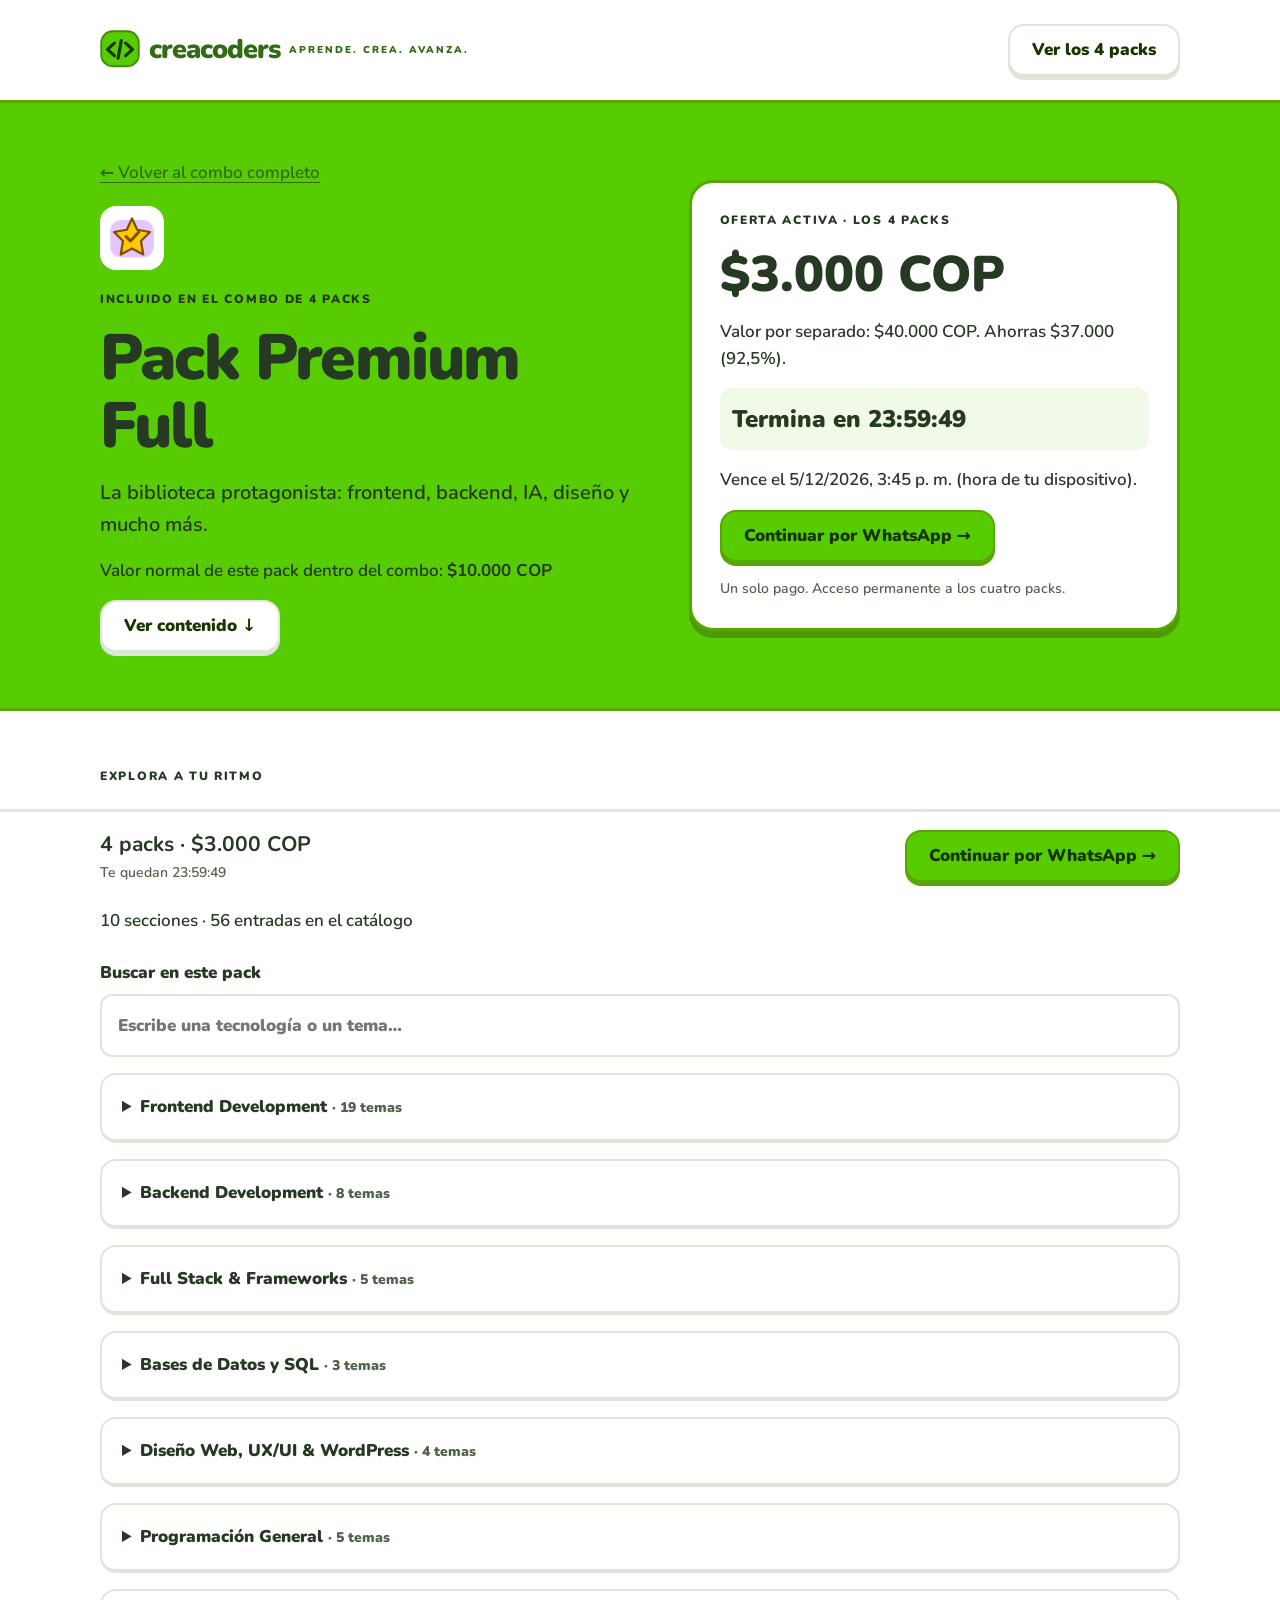
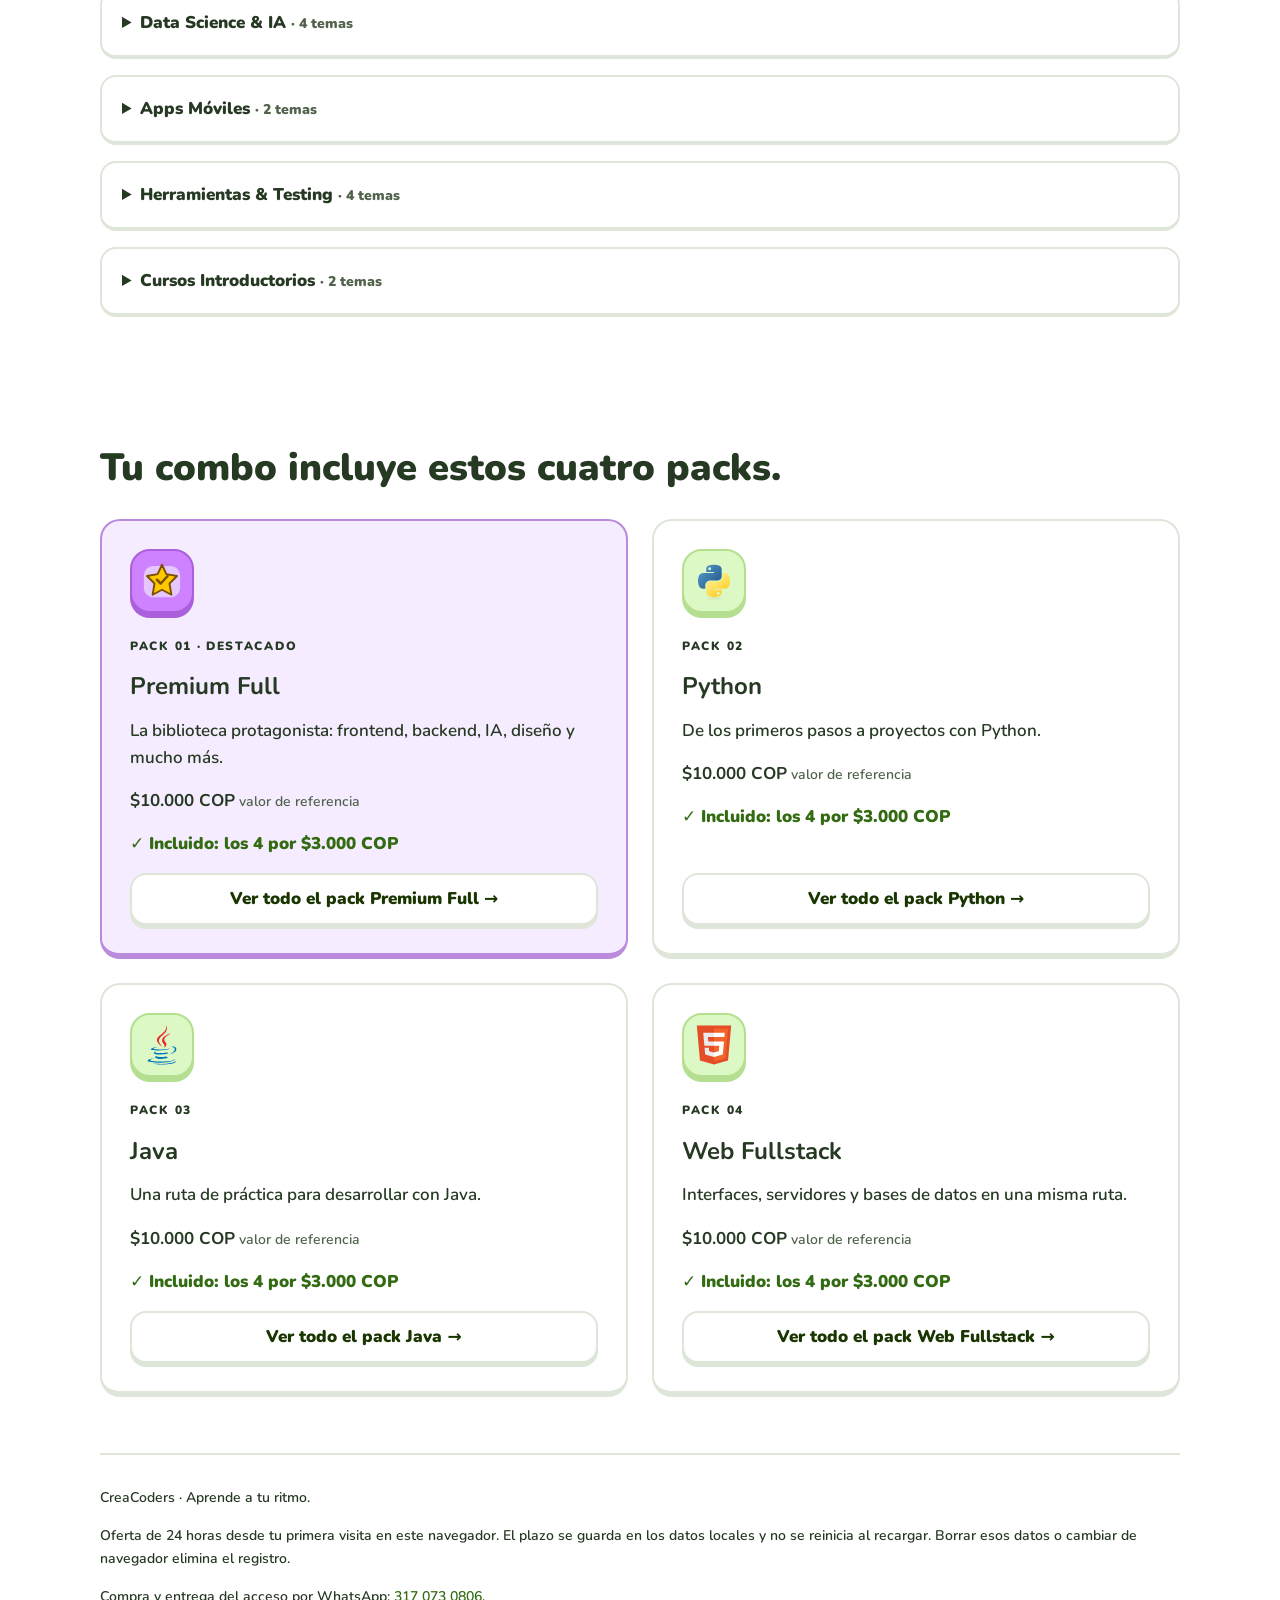
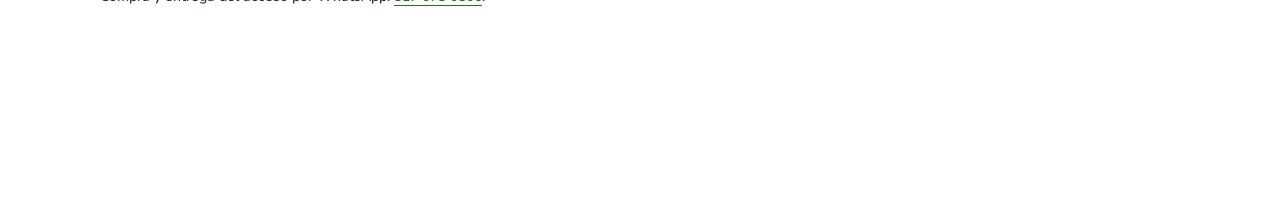
<file: pack/premium/Pack-Premium.html>
<!doctype html>
<html lang="es">
<head>
<meta charset="utf-8">
<meta name="viewport" content="width=device-width,initial-scale=1">
<title>Pack Premium Full | CreaCoders</title>
<meta name="description" content="Explora los cuatro packs de CreaCoders: Premium, Python, Java y Web Fullstack. Acceso permanente y compra por WhatsApp.">
<link rel="icon" type="image/svg+xml" href="../../images/brand-mark.svg">
<meta name="theme-color" content="#58cc02">
<link rel="stylesheet" href="../../css/index.css">
<script defer src="../../js/offer.js?v=3000-reset-v3">
</script>
</head>
<body data-pack="Premium Full">
<a class="skip" href="#contenido">Saltar al contenido</a>
<header class="nav wrap">
<a class="brand" href="../../index.html"><img src="../../images/brand-mark.svg" alt="" width="40" height="40"> <span class="brand-word">creacoders</span><span>APRENDE. CREA. AVANZA.</span>
</a>
<a class="button secondary" href="../../index.html#packs">Ver los 4 packs</a>
</header>
<main id="contenido">
<section class="hero">
<div class="wrap hero-grid">
<div>
<a href="../../index.html#packs">← Volver al combo completo</a>
<img class="pack-logo" src="../../images/tech/premium.svg" width="64" height="64" alt="">
<p class="eyebrow">INCLUIDO EN EL COMBO DE 4 PACKS</p>
<h1>Pack Premium Full</h1>
<p class="lead">La biblioteca protagonista: frontend, backend, IA, diseño y mucho más.</p>
<p>Valor normal de este pack dentro del combo: <strong>$10.000 COP</strong>
</p>
<a class="button secondary" href="#temario">Ver contenido ↓</a>
</div>
<section class="offer" aria-label="Precio de los cuatro packs">
<p class="eyebrow" data-offer-title>LOS 4 PACKS · ACCESO PERMANENTE</p>
<p class="price" data-price>$40.000 <small>COP</small>
</p>
<p data-saving>Precio normal: $10.000 por pack.</p>
<p class="timer" role="timer" aria-label="Tiempo restante de la oferta" data-timer>Comprobando oferta…</p>
<p data-deadline>
</p>
<a class="button" data-buy href="https://wa.me/573170730806">Consultar los 4 packs por WhatsApp →</a>
<p class="fine">Un solo pago. Acceso permanente a los cuatro packs.</p>
</section>
</div>
</section>
<section class="wrap section" id="temario">
<p class="eyebrow">EXPLORA A TU RITMO</p>
<h2>Todo lo que incluye Premium Full</h2>
<p>Listado del <a href="https://creacoders.netlify.app/cursos" target="_blank" rel="noopener">catálogo Premium de referencia</a>. Algunos cursos aparecen en más de una categoría.</p>
<p>10 secciones · 56 entradas en el catálogo</p>
<label class="search-label">Buscar en este pack<input type="search" id="search" placeholder="Escribe una tecnología o un tema…">
</label>
<p id="search-status" role="status">
</p>
<div id="syllabus">
<details>
<summary>Frontend Development <small>· 19 temas</small>
</summary>
<ol>
<li>
<strong>HTML - Creación de páginas web</strong>
<small>Aprende los fundamentos de HTML5 para crear estructuras web semánticas y accesibles.</small>
</li>
<li>
<strong>JavaScript Básico</strong>
<small>Introducción a la programación con JavaScript: variables, funciones, condicionales y bucles.</small>
</li>
<li>
<strong>Curso de JavaScript</strong>
<small>Domina JavaScript desde cero hasta nivel avanzado con proyectos prácticos.</small>
</li>
<li>
<strong>Curso de Manipulación del DOM</strong>
<small>Aprende a interactuar dinámicamente con los elementos de tu página web.</small>
</li>
<li>
<strong>Curso de Responsive Design</strong>
<small>Diseña sitios web que se adapten perfectamente a cualquier dispositivo.</small>
</li>
<li>
<strong>Curso de Preprocesadores CSS</strong>
<small>Domina SASS y LESS para escribir CSS más eficiente y mantenible.</small>
</li>
<li>
<strong>Curso de Optimización Web</strong>
<small>Técnicas avanzadas para mejorar el rendimiento y velocidad de carga de tus sitios.</small>
</li>
<li>
<strong>Curso Práctico de Maquetación en CSS</strong>
<small>Domina Flexbox, Grid y técnicas modernas de maquetación web.</small>
</li>
<li>
<strong>Curso Frontend Completo</strong>
<small>Ruta completa para convertirte en desarrollador frontend profesional.</small>
</li>
<li>
<strong>Curso de Web Components con JavaScript</strong>
<small>Crea componentes reutilizables con la API nativa de Web Components.</small>
</li>
<li>
<strong>Curso de TypeScript</strong>
<small>JavaScript tipado para aplicaciones más robustas y mantenibles.</small>
</li>
<li>
<strong>Curso de Svelte</strong>
<small>El framework revolucionario que compila a JavaScript vanilla.</small>
</li>
<li>
<strong>Curso de React.js</strong>
<small>Aprende la biblioteca más popular para construir interfaces de usuario.</small>
</li>
<li>
<strong>Curso de Angular</strong>
<small>Framework completo para aplicaciones empresariales escalables.</small>
</li>
<li>
<strong>Angular - Pruebas Unitarias con Jest</strong>
<small>Aprende a escribir pruebas robustas para tus aplicaciones Angular.</small>
</li>
<li>
<strong>Curso Diseño Web en WordPress</strong>
<small>Crea sitios web profesionales sin necesidad de programar.</small>
</li>
<li>
<strong>Crear una Página Web con WordPress y Elementor PRO</strong>
<small>Domina el constructor visual más popular para WordPress.</small>
</li>
<li>
<strong>Astro Framework</strong>
<small>El framework moderno para construir sitios estáticos rápidos.</small>
</li>
<li>
<strong>Diseño Responsivo, Grid, HTML &amp; CSS</strong>
<small>Masterclass de diseño web adaptable con las técnicas más modernas.</small>
</li>
</ol>
</details>
<details>
<summary>Backend Development <small>· 8 temas</small>
</summary>
<ol>
<li>
<strong>Todo PHP y MySQL, de Básico a Experto</strong>
<small>Domina el lenguaje de backend más utilizado en la web junto con bases de datos relacionales.</small>
</li>
<li>
<strong>API REST con PHP y MySQL</strong>
<small>Aprende a construir APIs modernas con autenticación JWT y buenas prácticas.</small>
</li>
<li>
<strong>Curso de NodeJS y Fundamentos</strong>
<small>JavaScript en el servidor con el runtime más popular del momento.</small>
</li>
<li>
<strong>Curso de C# y .NET Core</strong>
<small>Desarrollo backend robusto con el framework empresarial de Microsoft.</small>
</li>
<li>
<strong>Aprende Lenguaje C</strong>
<small>Fundamentos de programación con el lenguaje que dio origen a muchos otros.</small>
</li>
<li>
<strong>Curso de Laravel desde cero</strong>
<small>El framework PHP más elegante y productivo para desarrollo web.</small>
</li>
<li>
<strong>Sistema de Pedidos con Laravel 11</strong>
<small>Proyecto práctico para implementar un sistema completo de pedidos.</small>
</li>
<li>
<strong>Desarrollo en Python Avanzado</strong>
<small>Domina Python para backend, automatización y análisis de datos.</small>
</li>
</ol>
</details>
<details>
<summary>Full Stack &amp; Frameworks <small>· 5 temas</small>
</summary>
<ol>
<li>
<strong>Full Stack con Laravel &amp; VueJS</strong>
<small>Combina el poder de Laravel en backend con Vue.js en frontend.</small>
</li>
<li>
<strong>Inicia con TALL Stack</strong>
<small>Laravel con Tailwind CSS, Alpine.js y Livewire para desarrollo fullstack moderno.</small>
</li>
<li>
<strong>Tienda Online con React</strong>
<small>Proyecto completo de e-commerce con carrito de compras y pasarela de pagos.</small>
</li>
<li>
<strong>Curso profesional de Angular</strong>
<small>Desarrollo fullstack con Angular en frontend y Node.js en backend.</small>
</li>
<li>
<strong>Curso de Ruby on Rails</strong>
<small>El framework que revolucionó la productividad en desarrollo web.</small>
</li>
</ol>
</details>
<details>
<summary>Bases de Datos y SQL <small>· 3 temas</small>
</summary>
<ol>
<li>
<strong>SQL para Principiantes</strong>
<small>Fundamentos del lenguaje estándar para gestionar bases de datos relacionales.</small>
</li>
<li>
<strong>Aprende SQL desde Cero</strong>
<small>Desde consultas básicas hasta procedimientos almacenados avanzados.</small>
</li>
<li>
<strong>Power BI desde Cero</strong>
<small>Crea dashboards y reportes profesionales con la herramienta de Microsoft.</small>
</li>
</ol>
</details>
<details>
<summary>Diseño Web, UX/UI &amp; WordPress <small>· 4 temas</small>
</summary>
<ol>
<li>
<strong>Curso Diseño UX/UI desde Cero</strong>
<small>Principios de experiencia de usuario e interfaz para desarrolladores.</small>
</li>
<li>
<strong>Diseño Web en WordPress</strong>
<small>Crea sitios profesionales con el CMS más popular del mundo.</small>
</li>
<li>
<strong>Elementor PRO 2024</strong>
<small>Domina el constructor visual más avanzado para WordPress.</small>
</li>
<li>
<strong>Sistemas de diseño (Básico)</strong>
<small>Crea sistemas consistentes y escalables para tus proyectos.</small>
</li>
</ol>
</details>
<details>
<summary>Programación General <small>· 5 temas</small>
</summary>
<ol>
<li>
<strong>Fundamentos de Programación</strong>
<small>Bases esenciales para comenzar en el mundo del desarrollo.</small>
</li>
<li>
<strong>Git &amp; GitHub</strong>
<small>Control de versiones y trabajo colaborativo para desarrolladores.</small>
</li>
<li>
<strong>Kotlin para Android</strong>
<small>El lenguaje moderno para desarrollo de aplicaciones móviles.</small>
</li>
<li>
<strong>Lenguaje C</strong>
<small>El lenguaje que sentó las bases de la programación moderna.</small>
</li>
<li>
<strong>Curso de Bootstrap</strong>
<small>El framework CSS más popular para desarrollo rápido de interfaces.</small>
</li>
</ol>
</details>
<details>
<summary>Data Science &amp; IA <small>· 4 temas</small>
</summary>
<ol>
<li>
<strong>MasterClass Python</strong>
<small>El lenguaje más versátil para ciencia de datos y automatización.</small>
</li>
<li>
<strong>Machine Learning y Deep Learning</strong>
<small>Introducción práctica a los algoritmos de aprendizaje automático.</small>
</li>
<li>
<strong>Python para Ciencia de Datos</strong>
<small>Pandas, NumPy y Matplotlib para análisis y visualización de datos.</small>
</li>
<li>
<strong>Inteligencia Artificial</strong>
<small>Fundamentos teóricos y prácticos de IA con Python.</small>
</li>
</ol>
</details>
<details>
<summary>Apps Móviles <small>· 2 temas</small>
</summary>
<ol>
<li>
<strong>Dart para Flutter</strong>
<small>Domina el lenguaje Dart para desarrollar con el framework Flutter.</small>
</li>
<li>
<strong>Kotlin para Android</strong>
<small>Desarrollo nativo de aplicaciones Android con el lenguaje oficial.</small>
</li>
</ol>
</details>
<details>
<summary>Herramientas &amp; Testing <small>· 4 temas</small>
</summary>
<ol>
<li>
<strong>Postman</strong>
<small>Prueba y documenta tus APIs REST como un profesional.</small>
</li>
<li>
<strong>Testing con Jest y Angular</strong>
<small>Pruebas unitarias y de integración para aplicaciones Angular.</small>
</li>
<li>
<strong>Router SPA con JavaScript</strong>
<small>Implementa rutas en aplicaciones de una sola página sin frameworks.</small>
</li>
<li>
<strong>Automatización Telegram con Laravel</strong>
<small>Crea bots y automatiza procesos con la API de Telegram.</small>
</li>
</ol>
</details>
<details>
<summary>Cursos Introductorios <small>· 2 temas</small>
</summary>
<ol>
<li>
<strong>React Pro Intermedio</strong>
<small>Patrones avanzados y mejores prácticas en desarrollo con React.</small>
</li>
<li>
<strong>JavaScript Básico</strong>
<small>Primeros pasos en el lenguaje más importante de la web.</small>
</li>
</ol>
</details>
</div>
</section>
<section class="wrap section">
<h2>Tu combo incluye estos cuatro packs.</h2>
<div class="packs">
<article class="pack premium">
<span class="icon"><img src="../../images/tech/premium.svg" width="40" height="40" alt=""></span>
<p class="eyebrow">PACK 01 · DESTACADO</p>
<h3>Premium Full</h3>
<p>La biblioteca protagonista: frontend, backend, IA, diseño y mucho más.</p>
<p>
<strong>$10.000 COP</strong> <span class="muted">valor de referencia</span>
</p>
<p class="included" data-included>Disponible por separado</p>
<a class="button secondary" href="../../pack/premium/Pack-Premium.html">Ver todo el pack Premium Full →</a>
</article>
<article class="pack ">
<span class="icon"><img src="../../images/tech/python.svg" width="40" height="40" alt=""></span>
<p class="eyebrow">PACK 02</p>
<h3>Python</h3>
<p>De los primeros pasos a proyectos con Python.</p>
<p>
<strong>$10.000 COP</strong> <span class="muted">valor de referencia</span>
</p>
<p class="included" data-included>Disponible por separado</p>
<a class="button secondary" href="../../pack/python/Python.html">Ver todo el pack Python →</a>
</article>
<article class="pack ">
<span class="icon"><img src="../../images/tech/java.svg" width="40" height="40" alt=""></span>
<p class="eyebrow">PACK 03</p>
<h3>Java</h3>
<p>Una ruta de práctica para desarrollar con Java.</p>
<p>
<strong>$10.000 COP</strong> <span class="muted">valor de referencia</span>
</p>
<p class="included" data-included>Disponible por separado</p>
<a class="button secondary" href="../../pack/java/Java.html">Ver todo el pack Java →</a>
</article>
<article class="pack ">
<span class="icon"><img src="../../images/tech/html5.svg" width="40" height="40" alt=""></span>
<p class="eyebrow">PACK 04</p>
<h3>Web Fullstack</h3>
<p>Interfaces, servidores y bases de datos en una misma ruta.</p>
<p>
<strong>$10.000 COP</strong> <span class="muted">valor de referencia</span>
</p>
<p class="included" data-included>Disponible por separado</p>
<a class="button secondary" href="../../pack/desarrollo-web/Desarrollo-Web.html">Ver todo el pack Web Fullstack →</a>
</article>
</div>
</section>
</main>
<footer class="wrap">
<p>CreaCoders · Aprende a tu ritmo.</p>
<p>Oferta de 24 horas desde tu primera visita en este navegador. El plazo se guarda en los datos locales y no se reinicia al recargar. Borrar esos datos o cambiar de navegador elimina el registro.</p>
<p>Compra y entrega del acceso por WhatsApp: <a href="https://wa.me/573170730806">317 073 0806</a>.</p>
</footer>
<aside class="sticky" aria-label="Comprar por WhatsApp">
<div>
<strong data-sticky-price>4 packs · $40.000</strong>
<small data-sticky-note>Acceso permanente</small>
</div>
<a class="button" data-buy href="https://wa.me/573170730806">Consultar packs →</a>
</aside>
<noscript>
<p class="wrap">Activa JavaScript para comprobar la oferta de primera visita. Puedes consultar los precios por WhatsApp.</p>
</noscript>
</body>
</html>
</file>
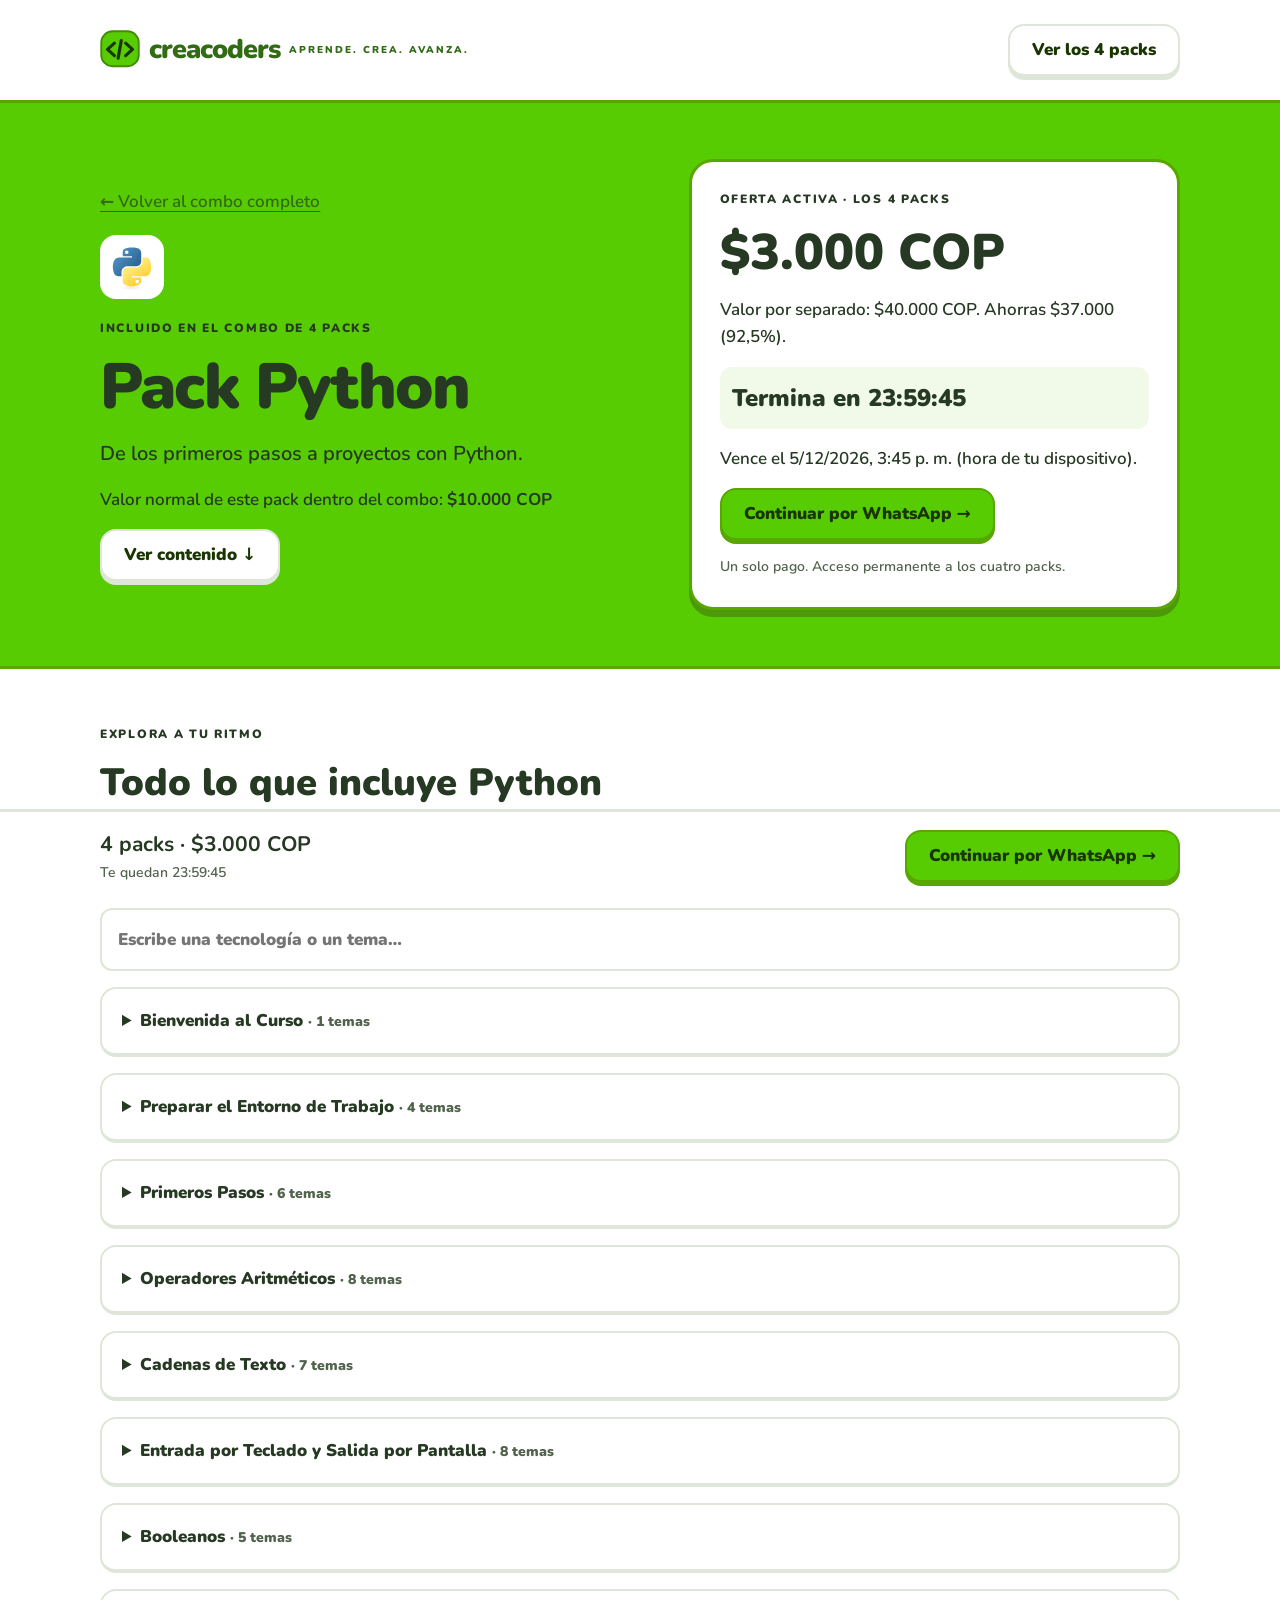
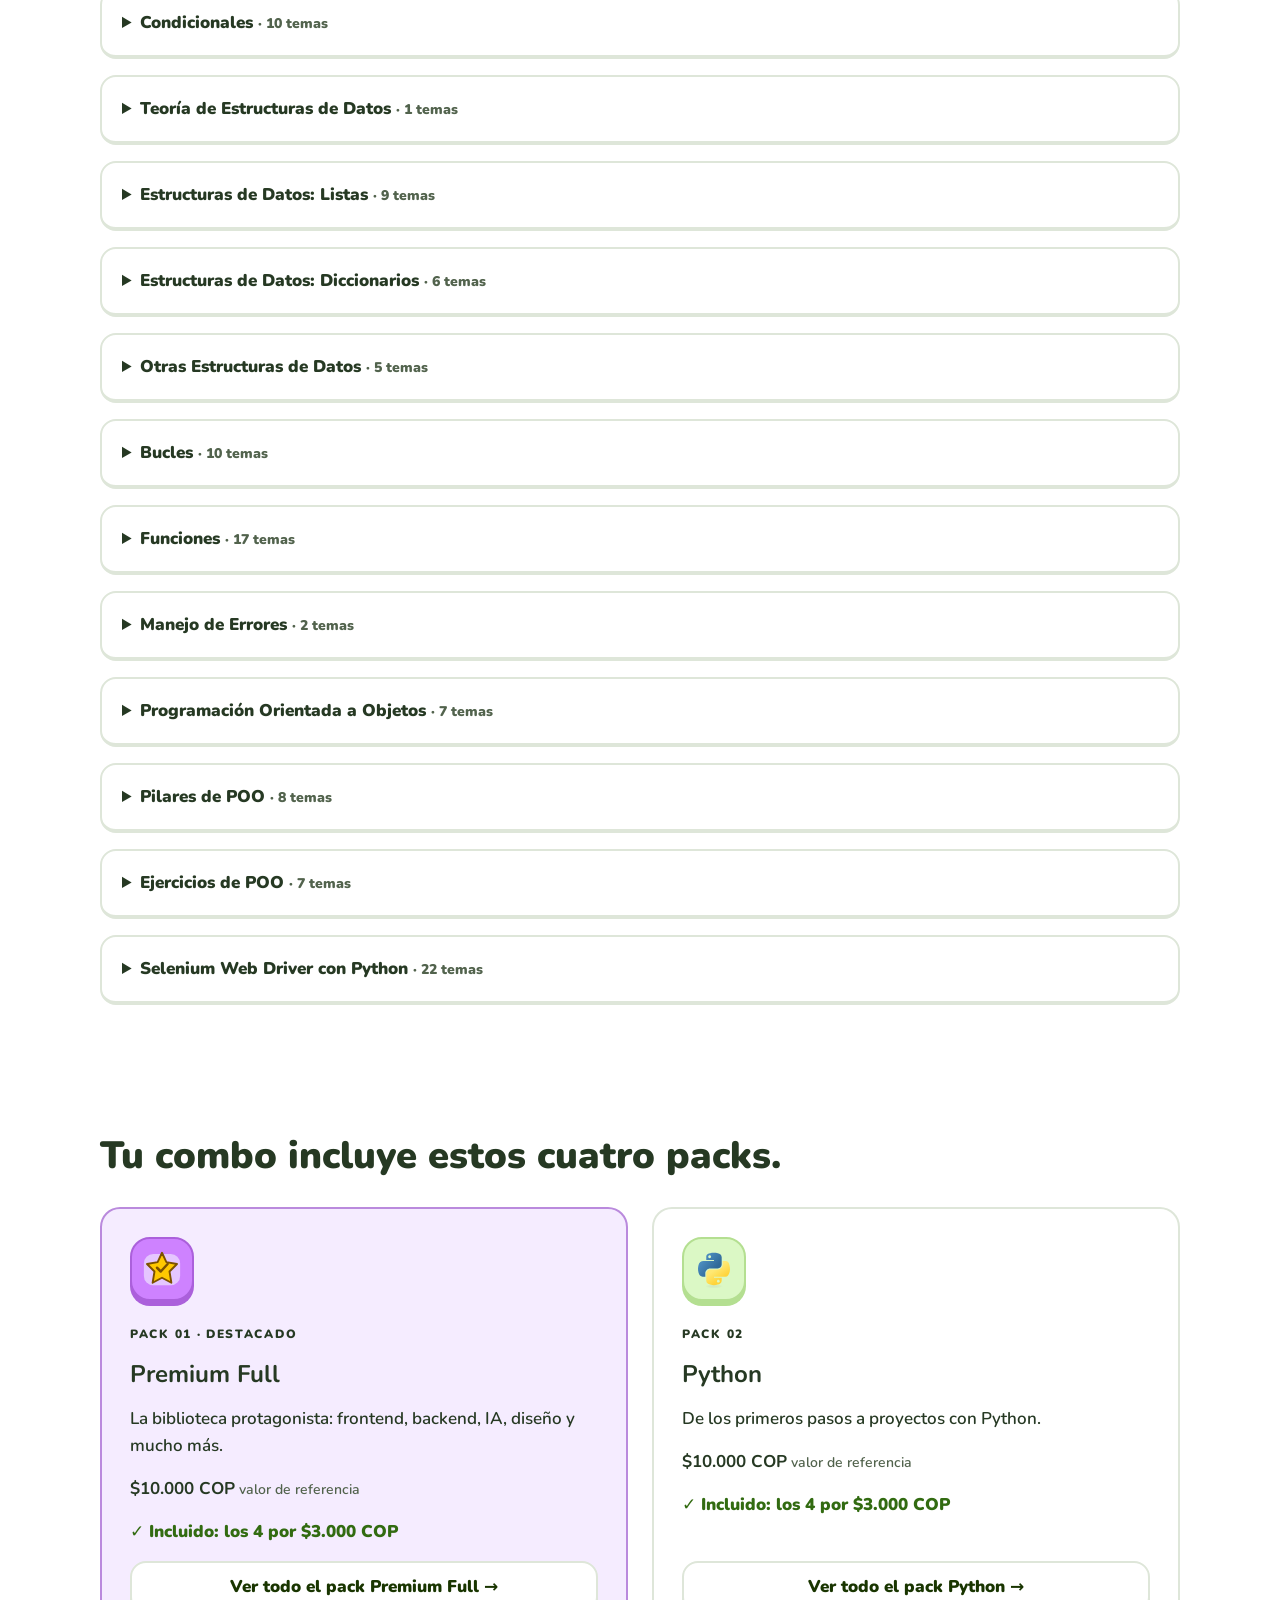
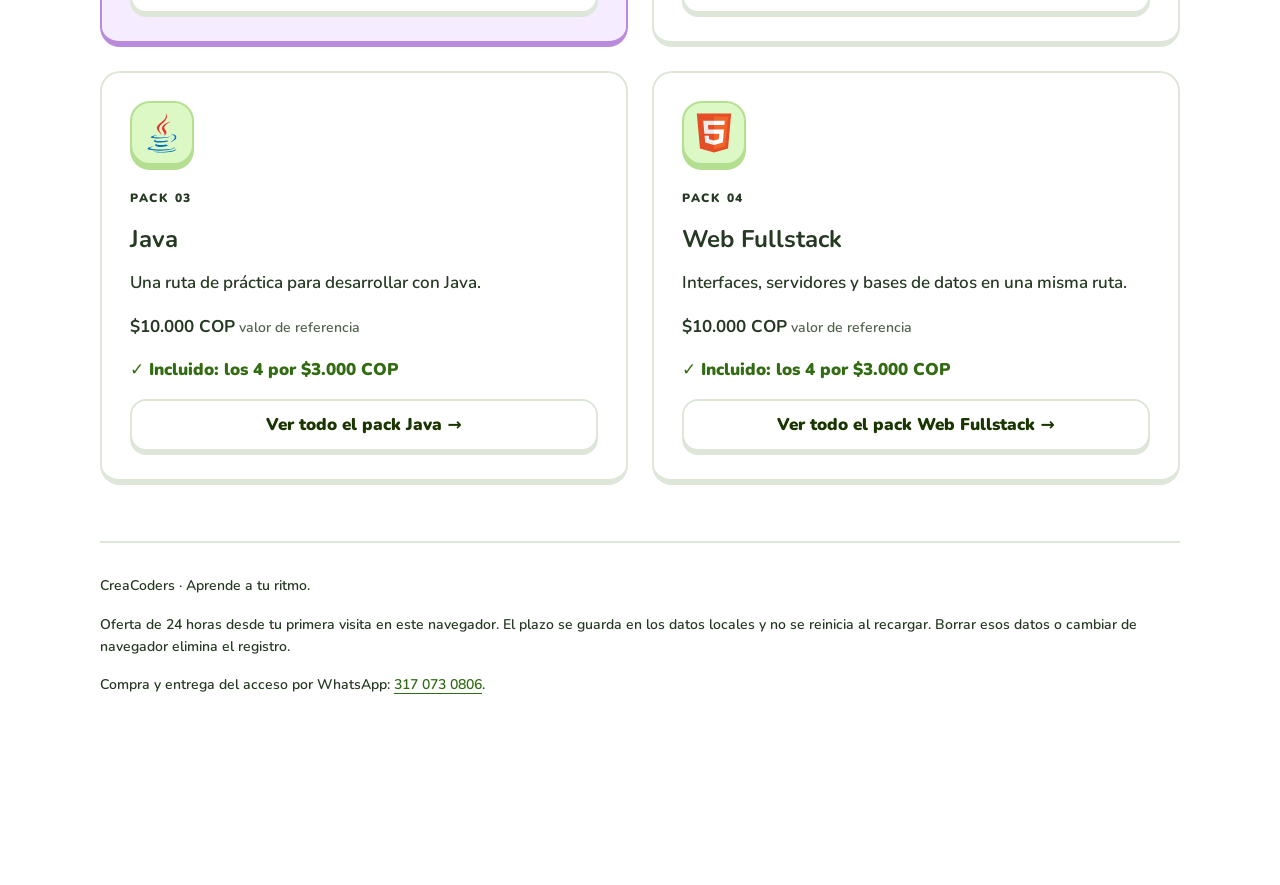
<file: pack/python/Python.html>
<!doctype html>
<html lang="es">
<head>
<meta charset="utf-8">
<meta name="viewport" content="width=device-width,initial-scale=1">
<title>Pack Python | CreaCoders</title>
<meta name="description" content="Explora los cuatro packs de CreaCoders: Premium, Python, Java y Web Fullstack. Acceso permanente y compra por WhatsApp.">
<link rel="icon" type="image/svg+xml" href="../../images/brand-mark.svg">
<meta name="theme-color" content="#58cc02">
<link rel="stylesheet" href="../../css/index.css">
<script defer src="../../js/offer.js?v=3000-reset-v3">
</script>
</head>
<body data-pack="Python">
<a class="skip" href="#contenido">Saltar al contenido</a>
<header class="nav wrap">
<a class="brand" href="../../index.html"><img src="../../images/brand-mark.svg" alt="" width="40" height="40"> <span class="brand-word">creacoders</span><span>APRENDE. CREA. AVANZA.</span>
</a>
<a class="button secondary" href="../../index.html#packs">Ver los 4 packs</a>
</header>
<main id="contenido">
<section class="hero">
<div class="wrap hero-grid">
<div>
<a href="../../index.html#packs">← Volver al combo completo</a>
<img class="pack-logo" src="../../images/tech/python.svg" width="64" height="64" alt="">
<p class="eyebrow">INCLUIDO EN EL COMBO DE 4 PACKS</p>
<h1>Pack Python</h1>
<p class="lead">De los primeros pasos a proyectos con Python.</p>
<p>Valor normal de este pack dentro del combo: <strong>$10.000 COP</strong>
</p>
<a class="button secondary" href="#temario">Ver contenido ↓</a>
</div>
<section class="offer" aria-label="Precio de los cuatro packs">
<p class="eyebrow" data-offer-title>LOS 4 PACKS · ACCESO PERMANENTE</p>
<p class="price" data-price>$40.000 <small>COP</small>
</p>
<p data-saving>Precio normal: $10.000 por pack.</p>
<p class="timer" role="timer" aria-label="Tiempo restante de la oferta" data-timer>Comprobando oferta…</p>
<p data-deadline>
</p>
<a class="button" data-buy href="https://wa.me/573170730806">Consultar los 4 packs por WhatsApp →</a>
<p class="fine">Un solo pago. Acceso permanente a los cuatro packs.</p>
</section>
</div>
</section>
<section class="wrap section" id="temario">
<p class="eyebrow">EXPLORA A TU RITMO</p>
<h2>Todo lo que incluye Python</h2>
<p>19 secciones · 143 temas</p>
<label class="search-label">Buscar en este pack<input type="search" id="search" placeholder="Escribe una tecnología o un tema…">
</label>
<p id="search-status" role="status">
</p>
<div id="syllabus">
<details>
<summary>Bienvenida al Curso <small>· 1 temas</small>
</summary>
<ol>
<li>
<strong>Recomendaciones para una mejor experiencia en el curso</strong>
<small>5:36</small>
</li>
</ol>
</details>
<details>
<summary>Preparar el Entorno de Trabajo <small>· 4 temas</small>
</summary>
<ol>
<li>
<strong>Instalar Python 3.10</strong>
<small>5:49</small>
</li>
<li>
<strong>Instalar Visual Studio Code</strong>
<small>4:42</small>
</li>
<li>
<strong>Extensiones para Visual Studio Code</strong>
<small>8:44</small>
</li>
<li>
<strong>Ejecución a Archivos</strong>
<small>9:10</small>
</li>
</ol>
</details>
<details>
<summary>Primeros Pasos <small>· 6 temas</small>
</summary>
<ol>
<li>
<strong>Hola Mundo</strong>
<small>7:05</small>
</li>
<li>
<strong>Variables y Tipos de Datos (Teoría)</strong>
<small>10:09</small>
</li>
<li>
<strong>Variables y Tipos de Datos</strong>
<small>6:56</small>
</li>
<li>
<strong>Reglas y Consejos para las Variables</strong>
<small>10:05</small>
</li>
<li>
<strong>Variables y &quot;Constantes&quot;</strong>
<small>7:51</small>
</li>
<li>
<strong>Comentarios y Asignación Múltiple de Variables</strong>
<small>7:49</small>
</li>
</ol>
</details>
<details>
<summary>Operadores Aritméticos <small>· 8 temas</small>
</summary>
<ol>
<li>
<strong>Números</strong>
<small>7:09</small>
</li>
<li>
<strong>Operadores Aritméticos y Jerarquía de Operaciones (Teoría)</strong>
<small>10:10</small>
</li>
<li>
<strong>Operadores Aritméticos</strong>
<small>10:05</small>
</li>
<li>
<strong>Operadores Aritméticos con Variables</strong>
<small>7:31</small>
</li>
<li>
<strong>Jerarquía de Operaciones</strong>
<small>8:12</small>
</li>
<li>
<strong>Ejercicios</strong>
<small>0:33</small>
</li>
<li>
<strong>Ejercicio 1</strong>
<small>11:46</small>
</li>
<li>
<strong>Ejercicio 2</strong>
<small>11:57</small>
</li>
</ol>
</details>
<details>
<summary>Cadenas de Texto <small>· 7 temas</small>
</summary>
<ol>
<li>
<strong>Cadenas de Texto (Teoría)</strong>
<small>9:00</small>
</li>
<li>
<strong>Cadenas de Texto</strong>
<small>11:22</small>
</li>
<li>
<strong>Cadenas de Texto Parte 2</strong>
<small>8:20</small>
</li>
<li>
<strong>Debanado de Cadenas</strong>
<small>11:06</small>
</li>
<li>
<strong>Métodos de Cadenas</strong>
<small>7:37</small>
</li>
<li>
<strong>Ejercicios</strong>
<small>0:20</small>
</li>
<li>
<strong>Ejercicio 1</strong>
<small>13:05</small>
</li>
</ol>
</details>
<details>
<summary>Entrada por Teclado y Salida por Pantalla <small>· 8 temas</small>
</summary>
<ol>
<li>
<strong>Entrada por Teclado</strong>
<small>9:04</small>
</li>
<li>
<strong>Ejercicios</strong>
<small>0:29</small>
</li>
<li>
<strong>Ejercicio 1</strong>
<small>17:56</small>
</li>
<li>
<strong>Ejercicio 2</strong>
<small>11:47</small>
</li>
<li>
<strong>Mostrar Datos por Pantalla</strong>
<small>7:43</small>
</li>
<li>
<strong>Ejercicios</strong>
<small>0:16</small>
</li>
<li>
<strong>Ejercicio 3</strong>
<small>5:50</small>
</li>
<li>
<strong>Ejercicio 4</strong>
<small>5:52</small>
</li>
</ol>
</details>
<details>
<summary>Booleanos <small>· 5 temas</small>
</summary>
<ol>
<li>
<strong>Booleano</strong>
<small>3:55</small>
</li>
<li>
<strong>Operadores Relacionales y Lógicos (Teoría)</strong>
<small>13:25</small>
</li>
<li>
<strong>Operadores Relacionales</strong>
<small>9:49</small>
</li>
<li>
<strong>Operadores Lógicos</strong>
<small>7:37</small>
</li>
<li>
<strong>Métodos Booleanos</strong>
<small>6:00</small>
</li>
</ol>
</details>
<details>
<summary>Condicionales <small>· 10 temas</small>
</summary>
<ol>
<li>
<strong>If, Else y Elif (Teoría)</strong>
<small>7:25</small>
</li>
<li>
<strong>If y Else</strong>
<small>9:09</small>
</li>
<li>
<strong>Elif</strong>
<small>9:13</small>
</li>
<li>
<strong>Condicionales Anidados</strong>
<small>7:00</small>
</li>
<li>
<strong>Ejercicios</strong>
<small>0:19</small>
</li>
<li>
<strong>Ejercicio 1</strong>
<small>12:47</small>
</li>
<li>
<strong>Ejercicio 2</strong>
<small>10:41</small>
</li>
<li>
<strong>Ejercicios</strong>
<small>0:35</small>
</li>
<li>
<strong>Ejercicio 3</strong>
<small>11:47</small>
</li>
<li>
<strong>Ejercicio 4</strong>
<small>8:21</small>
</li>
</ol>
</details>
<details>
<summary>Teoría de Estructuras de Datos <small>· 1 temas</small>
</summary>
<ol>
<li>
<strong>Listas, Tuplas y Diccionarios (Teoría)</strong>
<small>7:33</small>
</li>
</ol>
</details>
<details>
<summary>Estructuras de Datos: Listas <small>· 9 temas</small>
</summary>
<ol>
<li>
<strong>Listas</strong>
<small>7:00</small>
</li>
<li>
<strong>Debanado de Listas</strong>
<small>7:31</small>
</li>
<li>
<strong>Métodos de Listas</strong>
<small>7:37</small>
</li>
<li>
<strong>Métodos de Listas Parte 2</strong>
<small>7:22</small>
</li>
<li>
<strong>Métodos de Listas Parte 3</strong>
<small>7:18</small>
</li>
<li>
<strong>Llenar una Lista Vacía</strong>
<small>7:30</small>
</li>
<li>
<strong>Ejercicios</strong>
<small>0:20</small>
</li>
<li>
<strong>Ejercicio 1</strong>
<small>10:27</small>
</li>
<li>
<strong>Ejercicio 2</strong>
<small>6:55</small>
</li>
</ol>
</details>
<details>
<summary>Estructuras de Datos: Diccionarios <small>· 6 temas</small>
</summary>
<ol>
<li>
<strong>Diccionarios</strong>
<small>6:11</small>
</li>
<li>
<strong>Trabajar con Diccionarios</strong>
<small>7:49</small>
</li>
<li>
<strong>Métodos de Diccionarios</strong>
<small>11:43</small>
</li>
<li>
<strong>Ejercicios</strong>
<small>0:32</small>
</li>
<li>
<strong>Ejercicio 1</strong>
<small>15:06</small>
</li>
<li>
<strong>Ejercicio 2</strong>
<small>6:26</small>
</li>
</ol>
</details>
<details>
<summary>Otras Estructuras de Datos <small>· 5 temas</small>
</summary>
<ol>
<li>
<strong>Conjuntos</strong>
<small>7:16</small>
</li>
<li>
<strong>Métodos de los Conjuntos</strong>
<small>8:08</small>
</li>
<li>
<strong>Tuplas</strong>
<small>7:11</small>
</li>
<li>
<strong>Ejercicios</strong>
<small>0:14</small>
</li>
<li>
<strong>Resolución de Ejercicio</strong>
<small>7:14</small>
</li>
</ol>
</details>
<details>
<summary>Bucles <small>· 10 temas</small>
</summary>
<ol>
<li>
<strong>Bucles (Teoría)</strong>
<small>8:55</small>
</li>
<li>
<strong>While</strong>
<small>10:40</small>
</li>
<li>
<strong>Ejercicios</strong>
<small>0:10</small>
</li>
<li>
<strong>Ejercicio 1</strong>
<small>11:04</small>
</li>
<li>
<strong>Ejercicio 2</strong>
<small>8:07</small>
</li>
<li>
<strong>For</strong>
<small>9:34</small>
</li>
<li>
<strong>Función Range</strong>
<small>7:42</small>
</li>
<li>
<strong>Continue y Break</strong>
<small>8:25</small>
</li>
<li>
<strong>Ejercicios</strong>
<small>0:12</small>
</li>
<li>
<strong>Resolución de Ejercicio 3</strong>
<small>7:00</small>
</li>
</ol>
</details>
<details>
<summary>Funciones <small>· 17 temas</small>
</summary>
<ol>
<li>
<strong>Funciones (Teoría)</strong>
<small>5:04</small>
</li>
<li>
<strong>Funciones Integradas de Python</strong>
<small>6:08</small>
</li>
<li>
<strong>Funciones</strong>
<small>9:11</small>
</li>
<li>
<strong>Ejercicios</strong>
<small>0:14</small>
</li>
<li>
<strong>Ejercicio 1</strong>
<small>12:22</small>
</li>
<li>
<strong>Ejercicio 2</strong>
<small>13:26</small>
</li>
<li>
<strong>Funciones Matemáticas</strong>
<small>10:11</small>
</li>
<li>
<strong>Return de Funciones</strong>
<small>9:41</small>
</li>
<li>
<strong>Ejercicios</strong>
<small>0:22</small>
</li>
<li>
<strong>Ejercicio 3</strong>
<small>6:45</small>
</li>
<li>
<strong>Ejercicio 4</strong>
<small>12:00</small>
</li>
<li>
<strong>Parámetros y Argumentos</strong>
<small>7:56</small>
</li>
<li>
<strong>Variables Globales</strong>
<small>9:17</small>
</li>
<li>
<strong>Argumentos Indefinidos</strong>
<small>5:38</small>
</li>
<li>
<strong>Ejercicios</strong>
<small>0:12</small>
</li>
<li>
<strong>Resolución de Ejercicio 5</strong>
<small>7:01</small>
</li>
<li>
<strong>Resolución de Ejercicio 6</strong>
<small>4:49</small>
</li>
</ol>
</details>
<details>
<summary>Manejo de Errores <small>· 2 temas</small>
</summary>
<ol>
<li>
<strong>Errores y Excepciones</strong>
<small>7:03</small>
</li>
<li>
<strong>Excepciones Múltiples</strong>
<small>4:12</small>
</li>
</ol>
</details>
<details>
<summary>Programación Orientada a Objetos <small>· 7 temas</small>
</summary>
<ol>
<li>
<strong>Clases y Objetos (Teoría)</strong>
<small>6:10</small>
</li>
<li>
<strong>Clases y Objetos</strong>
<small>10:19</small>
</li>
<li>
<strong>Atributos y Métodos (Teoría)</strong>
<small>5:34</small>
</li>
<li>
<strong>Atributos y Métodos</strong>
<small>11:38</small>
</li>
<li>
<strong>Self e Init</strong>
<small>14:43</small>
</li>
<li>
<strong>Métodos Especiales</strong>
<small>10:54</small>
</li>
<li>
<strong>Profundizando en POO</strong>
<small>10:31</small>
</li>
</ol>
</details>
<details>
<summary>Pilares de POO <small>· 8 temas</small>
</summary>
<ol>
<li>
<strong>Encapsulamiento</strong>
<small>11:17</small>
</li>
<li>
<strong>Más Sobre Encapsulamiento</strong>
<small>9:01</small>
</li>
<li>
<strong>Método Get</strong>
<small>9:12</small>
</li>
<li>
<strong>Método Set</strong>
<small>9:47</small>
</li>
<li>
<strong>Herencia</strong>
<small>9:17</small>
</li>
<li>
<strong>Más Sobre Herencia</strong>
<small>7:05</small>
</li>
<li>
<strong>Herencia Múltiple</strong>
<small>5:40</small>
</li>
<li>
<strong>Polimorfismo</strong>
<small>10:32</small>
</li>
</ol>
</details>
<details>
<summary>Ejercicios de POO <small>· 7 temas</small>
</summary>
<ol>
<li>
<strong>Ejercicio</strong>
<small>0:11</small>
</li>
<li>
<strong>Ejercicio 1</strong>
<small>12:04</small>
</li>
<li>
<strong>Ejercicio</strong>
<small>0:10</small>
</li>
<li>
<strong>Ejercicio 2</strong>
<small>14:50</small>
</li>
<li>
<strong>Ejercicio</strong>
<small>0:14</small>
</li>
<li>
<strong>Ejercicio 3</strong>
<small>7:46</small>
</li>
<li>
<strong>Ejercicio</strong>
<small>0:15</small>
</li>
</ol>
</details>
<details>
<summary>Selenium Web Driver con Python <small>· 22 temas</small>
</summary>
<ol>
<li>
<strong>¿Qué es Selenium Web Driver?</strong>
<small>7:32</small>
</li>
<li>
<strong>Instalar PyCharm</strong>
<small>8:23</small>
</li>
<li>
<strong>Instalar Selenium en PyCharm</strong>
<small>4:01</small>
</li>
<li>
<strong>Instalación de Drivers para Selenium</strong>
<small>7:27</small>
</li>
<li>
<strong>Inspección al Entorno de Testing</strong>
<small>4:29</small>
</li>
<li>
<strong>Creando el Primer Script de Automatización</strong>
<small>11:08</small>
</li>
<li>
<strong>Antes de Comenzar...</strong>
<small>4:55</small>
</li>
<li>
<strong>Accediendo al Login por medio de ID</strong>
<small>14:19</small>
</li>
<li>
<strong>Accediendo al Login por medio de Name</strong>
<small>10:54</small>
</li>
<li>
<strong>Accediendo al Login por medio de Class</strong>
<small>11:46</small>
</li>
<li>
<strong>Recuperar Cuenta por medio de Link</strong>
<small>9:01</small>
</li>
<li>
<strong>Recuperar Cuenta por medio de Partial Link</strong>
<small>9:30</small>
</li>
<li>
<strong>Acceder por Medio de una Sintaxis Diferente</strong>
<small>15:33</small>
</li>
<li>
<strong>XPATH</strong>
<small>3:41</small>
</li>
<li>
<strong>Instalar Chropath</strong>
<small>4:22</small>
</li>
<li>
<strong>¿Cómo Utilizar Chropath?</strong>
<small>7:23</small>
</li>
<li>
<strong>Accediendo al Login por medio de ChroPath y Xpath</strong>
<small>10:06</small>
</li>
<li>
<strong>Accediendo al Login por medio de Ruta Absoluta</strong>
<small>7:02</small>
</li>
<li>
<strong>Accediendo con Atributos CSS</strong>
<small>11:18</small>
</li>
<li>
<strong>Accediendo con ID y Atributos CSS</strong>
<small>13:17</small>
</li>
<li>
<strong>Accediendo con Class y Atributos CSS</strong>
<small>13:29</small>
</li>
<li>
<strong>Seleccionar Varios Elementos</strong>
<small>8:46</small>
</li>
</ol>
</details>
</div>
</section>
<section class="wrap section">
<h2>Tu combo incluye estos cuatro packs.</h2>
<div class="packs">
<article class="pack premium">
<span class="icon"><img src="../../images/tech/premium.svg" width="40" height="40" alt=""></span>
<p class="eyebrow">PACK 01 · DESTACADO</p>
<h3>Premium Full</h3>
<p>La biblioteca protagonista: frontend, backend, IA, diseño y mucho más.</p>
<p>
<strong>$10.000 COP</strong> <span class="muted">valor de referencia</span>
</p>
<p class="included" data-included>Disponible por separado</p>
<a class="button secondary" href="../../pack/premium/Pack-Premium.html">Ver todo el pack Premium Full →</a>
</article>
<article class="pack ">
<span class="icon"><img src="../../images/tech/python.svg" width="40" height="40" alt=""></span>
<p class="eyebrow">PACK 02</p>
<h3>Python</h3>
<p>De los primeros pasos a proyectos con Python.</p>
<p>
<strong>$10.000 COP</strong> <span class="muted">valor de referencia</span>
</p>
<p class="included" data-included>Disponible por separado</p>
<a class="button secondary" href="../../pack/python/Python.html">Ver todo el pack Python →</a>
</article>
<article class="pack ">
<span class="icon"><img src="../../images/tech/java.svg" width="40" height="40" alt=""></span>
<p class="eyebrow">PACK 03</p>
<h3>Java</h3>
<p>Una ruta de práctica para desarrollar con Java.</p>
<p>
<strong>$10.000 COP</strong> <span class="muted">valor de referencia</span>
</p>
<p class="included" data-included>Disponible por separado</p>
<a class="button secondary" href="../../pack/java/Java.html">Ver todo el pack Java →</a>
</article>
<article class="pack ">
<span class="icon"><img src="../../images/tech/html5.svg" width="40" height="40" alt=""></span>
<p class="eyebrow">PACK 04</p>
<h3>Web Fullstack</h3>
<p>Interfaces, servidores y bases de datos en una misma ruta.</p>
<p>
<strong>$10.000 COP</strong> <span class="muted">valor de referencia</span>
</p>
<p class="included" data-included>Disponible por separado</p>
<a class="button secondary" href="../../pack/desarrollo-web/Desarrollo-Web.html">Ver todo el pack Web Fullstack →</a>
</article>
</div>
</section>
</main>
<footer class="wrap">
<p>CreaCoders · Aprende a tu ritmo.</p>
<p>Oferta de 24 horas desde tu primera visita en este navegador. El plazo se guarda en los datos locales y no se reinicia al recargar. Borrar esos datos o cambiar de navegador elimina el registro.</p>
<p>Compra y entrega del acceso por WhatsApp: <a href="https://wa.me/573170730806">317 073 0806</a>.</p>
</footer>
<aside class="sticky" aria-label="Comprar por WhatsApp">
<div>
<strong data-sticky-price>4 packs · $40.000</strong>
<small data-sticky-note>Acceso permanente</small>
</div>
<a class="button" data-buy href="https://wa.me/573170730806">Consultar packs →</a>
</aside>
<noscript>
<p class="wrap">Activa JavaScript para comprobar la oferta de primera visita. Puedes consultar los precios por WhatsApp.</p>
</noscript>
</body>
</html>
</file>
<file: css/index.css>
@import url('https://fonts.googleapis.com/css2?family=Nunito:wght@500;600;700;800;900&display=swap');
:root{--green:#58cc02;--deep:#58a700;--ink:#263923;--muted:#52634d;--line:#dee6d9}
*{box-sizing:border-box}
html{scroll-behavior:smooth;scroll-padding-top:24px}
body{margin:0;padding-bottom:140px;background:#fff;color:var(--ink);font:600 17px/1.6 'Nunito',system-ui,sans-serif}
a{color:#316b14;text-underline-offset:4px}
h1,h2,h3,p{margin:0 0 16px}
h1{font-size:clamp(40px,5vw,64px);line-height:1.06;font-weight:900;letter-spacing:-1.8px}
h2{font-size:clamp(28px,3vw,38px);line-height:1.2;font-weight:900}
h3{font-size:24px;line-height:1.2}
.wrap{width:min(1080px,calc(100% - 40px));margin:auto}
.nav{display:flex;justify-content:space-between;align-items:center;gap:16px;padding-block:24px}
.brand{text-decoration:none;font-size:27px;font-weight:900;letter-spacing:-1px}
.brand span{display:block;font-size:10px;letter-spacing:2px}
.button{display:inline-flex;justify-content:center;align-items:center;min-height:52px;padding:13px 22px;background:var(--green);border:2px solid var(--deep);border-radius:16px;box-shadow:0 4px 0 var(--deep);color:#193500;text-decoration:none;text-align:center;font-weight:900;line-height:1.3;transition:transform .18s,background .18s}
.button:hover{background:#89e219}
.button:active{transform:translateY(4px);box-shadow:none}
.secondary{background:#fff;border-color:var(--line);box-shadow:0 4px 0 var(--line)}
.secondary:hover{background:#f0f9e9}
.hero{background:var(--green);border-block:3px solid var(--deep);padding:56px 0}
.hero-grid{display:grid;grid-template-columns:1.1fr 1fr;gap:48px;align-items:center}
.eyebrow{font-size:12px;letter-spacing:1.7px;font-weight:900}
.lead{font-size:20px}
.activation{background:#dbf8c5;border:2px solid #4d9d0b;border-radius:16px;padding:16px}
.offer{background:#fff;border:3px solid var(--deep);border-radius:24px;padding:28px;box-shadow:0 7px 0 #4d990a}
.offer .price{font-size:clamp(36px,4vw,50px);font-weight:900;line-height:1.1}
.price small{font-size:18px}
.timer{font-size:24px;font-weight:900;font-variant-numeric:tabular-nums;background:#f1f9e9;border-radius:12px;padding:12px}
.fine,.muted,small{font-size:14px;color:var(--muted)}
.fine{margin:16px 0 0}
.section{padding-block:56px}
.packs{display:grid;grid-template-columns:repeat(2,minmax(0,1fr));gap:24px;margin-top:28px}
.pack{border:2px solid var(--line);border-bottom-width:6px;border-radius:20px;padding:28px;display:flex;flex-direction:column;align-items:flex-start}
.pack .button{margin-top:auto;width:100%}
.pack.premium{background:#f5ecff;border-color:#ba8add}
.icon{display:grid;place-items:center;background:#dbf8c5;border:2px solid #b4df91;box-shadow:0 5px 0 #b4df91;border-radius:20px;width:64px;height:64px;font-weight:900;font-size:24px;margin-bottom:24px}
.premium .icon{background:#ce82ff;border-color:#ab60db;box-shadow:0 5px 0 #ab60db}
.included{color:#326b11;font-weight:900}
.steps{display:grid;grid-template-columns:repeat(3,1fr);gap:24px;margin-top:32px}
.steps b{font-size:32px;color:#526d39}
.steps article{background:#f2f9ec;border-radius:20px;padding:24px}
details{border:2px solid var(--line);border-bottom-width:4px;border-radius:16px;margin-block:16px;padding:0 20px}
summary{min-height:64px;padding:18px 0;font-weight:900;cursor:pointer}
details p{padding-bottom:16px}
li{padding:12px 8px;border-top:2px solid #edf0e9}
li small{display:block}
ol{padding-left:28px}
.search-label{display:block;font-weight:900;margin-top:24px}
input{display:block;width:100%;border:2px solid var(--line);border-radius:12px;padding:16px;font:inherit;margin-top:8px}
.sticky{position:fixed;bottom:0;left:0;right:0;background:#fff;border-top:3px solid var(--line);padding:16px max(20px,calc((100vw - 1080px)/2));padding-bottom:max(16px,env(safe-area-inset-bottom));display:flex;align-items:center;justify-content:space-between;gap:20px;z-index:20}
.sticky strong,.sticky small{display:block}
.sticky strong{font-size:21px}
.sticky small{font-variant-numeric:tabular-nums}
footer{border-top:2px solid var(--line);padding-block:32px;font-size:14px}
.skip{position:absolute;top:-100px;background:#fff;padding:16px;z-index:100}
.skip:focus{top:0}
:focus-visible{outline:3px solid #005fcc;outline-offset:5px}
[hidden]{display:none!important}
@media(max-width:700px){.hero-grid,.steps,.packs{grid-template-columns:1fr}
.hero{padding:32px 0}
.hero-grid{gap:24px}
.nav{padding-block:18px}
.brand{font-size:21px}
.brand span{font-size:8px}
.nav .button{font-size:13px;padding:10px}
.section{padding-block:36px}
.offer,.pack{padding:24px}
.sticky{gap:8px;flex-wrap:wrap}
.sticky>div{display:flex;justify-content:space-between;align-items:center;width:100%;gap:10px}
.sticky strong{font-size:16px}
.sticky small{font-size:12px}
.sticky .button{width:100%}
body{padding-bottom:160px}
}
@media(prefers-reduced-motion:reduce){html{scroll-behavior:auto}
*{transition:none!important}
}

/* Mobile-first bundle checkout */
.sr-only{position:absolute;width:1px;height:1px;padding:0;margin:-1px;overflow:hidden;clip:rect(0,0,0,0);white-space:nowrap;border:0}
.cart-page{background:#f7faf4}.cart-nav{display:flex;align-items:center;justify-content:space-between;gap:12px;padding-block:20px}.cart-nav>span{font-size:12px;text-align:right;max-width:130px;color:var(--muted)}.checkout{max-width:1000px}.cart-heading{padding:20px 0 24px}.cart-heading h1{font-size:clamp(36px,7vw,58px);letter-spacing:-1.4px}.cart-heading h1 span{color:#347d0b}.cart-heading>p:not(.eyebrow){font-size:17px}.cart-banner{display:flex;gap:12px;align-items:center;background:#dbf8c5;border:2px solid #b3df90;border-radius:16px;padding:12px 16px;max-width:480px}.cart-banner>span{font-size:32px}.cart-banner strong,.cart-banner div>span{display:block}.cart-banner strong{font-size:12px;letter-spacing:1px}.cart-banner div>span{font-size:20px;font-weight:900;font-variant-numeric:tabular-nums}.checkout-grid{display:grid;gap:20px;align-items:start}.cart-panel,.order-summary{background:#fff;border:2px solid var(--line);border-bottom-width:5px;border-radius:20px;overflow:hidden}.panel-heading{padding:20px 16px;display:flex;justify-content:space-between;align-items:center;gap:8px;border-bottom:2px solid var(--line)}.panel-heading h2{font-size:20px;margin:0}.count-pill{white-space:nowrap;border-radius:999px;background:#dbf8c5;padding:4px 10px;font-size:12px;font-weight:900}.cart-item{display:grid;grid-template-columns:40px minmax(0,1fr) auto;gap:10px;padding:20px 14px;border-bottom:2px solid #edf1e9}.cart-item:first-of-type{background:#faf5ff}.cart-icon{width:40px;height:44px;display:grid;place-items:center;border-radius:12px;background:#dbf8c5;box-shadow:0 4px 0 #b1db94;font-size:17px;font-weight:900}.cart-item:first-of-type .cart-icon{background:#e5c6ff;box-shadow:0 4px 0 #c59ce4}.item-label{font-size:10px;letter-spacing:.7px;font-weight:900;color:#3b7023}.cart-description h2{font-size:20px;margin:4px 0 6px}.cart-description p{font-size:13px;line-height:1.4;margin-bottom:8px;color:var(--muted)}.cart-description a{display:inline-flex;align-items:center;min-height:44px;font-size:13px;font-weight:900}.item-price{text-align:right;padding-top:20px}.item-price del{display:block;font-size:12px;color:#697364}.item-price strong{display:block;font-size:20px;font-weight:900;line-height:1.3}.item-price>span{display:block;font-size:10px}.item-price small{display:block;font-size:10px;color:#347d0b;max-width:90px}.cart-footnote{padding:16px;font-size:13px;margin:0;background:#f2faeb}.order-summary{padding:24px 20px;border-color:#add68f}.order-summary h2{font-size:24px;margin-bottom:24px}.summary-line{display:flex;justify-content:space-between;gap:12px;margin-block:16px;font-size:15px}.discount-line{color:#347d0b}.discount-line b{display:inline-block;background:#dbf8c5;border-radius:6px;padding:1px 6px;font-size:12px}.total-line{display:flex;flex-direction:column;gap:8px;border-top:2px solid var(--line);padding-top:20px}.total-line span{font-weight:900}.total-line small{display:block;font-size:12px}.total-line>strong{font-size:36px;line-height:1.2;font-weight:900;letter-spacing:-1px}.saving-note{font-size:14px;margin-top:16px;color:#347d0b}.order-summary .button{width:100%}.checkout-help{font-size:13px;color:var(--muted);text-align:center;margin-top:16px}.benefits{list-style:none;padding:0}.benefits li{border:0;padding:4px 0;font-size:14px}.cart-questions{padding-block:36px}.cart-questions h2{font-size:25px}.cart-questions details{background:#fff}.cart-questions summary{font-size:16px}.cart-questions details p{font-size:14px}.cart-page .sticky{background:#fff}.cart-page .sticky .button{font-size:15px}.cart-page footer{font-size:12px}@media(min-width:800px){.checkout-grid{grid-template-columns:minmax(0,1.25fr) minmax(0,1fr);gap:24px}.order-summary{position:sticky;top:20px}.cart-heading{padding-top:32px}.cart-item{padding:24px 20px;gap:16px;grid-template-columns:48px minmax(0,1fr) auto}.cart-icon{width:48px;height:48px}.item-price strong{font-size:24px}.cart-description h2{font-size:23px}.cart-nav>span{max-width:none;font-size:14px}}@media(max-width:359px){.cart-page .wrap{width:calc(100% - 24px)}.cart-item{grid-template-columns:32px minmax(0,1fr) auto;gap:8px;padding-inline:10px}.cart-icon{width:32px}.cart-description h2{font-size:18px}.item-price strong{font-size:18px}.item-price small{font-size:9px}.cart-page .sticky strong{font-size:14px}}
.summary-line>strong{white-space:nowrap;flex-shrink:0}.discount-line>span{min-width:0}
@media(max-width:700px){.cart-heading{padding:8px 0 18px}.cart-heading .eyebrow{font-size:10px;margin-bottom:10px}.cart-heading h1{font-size:36px;margin-bottom:12px}.cart-heading>p:not(.eyebrow){font-size:15px;margin-bottom:12px}.cart-banner{padding:8px 12px}.cart-banner div>span{font-size:18px}.panel-heading{padding:14px}.panel-heading h2{font-size:18px}.cart-item{padding-block:12px}.cart-description p{display:none}.cart-description h2{margin:2px 0;font-size:19px}.cart-description a{min-height:36px}.item-price{padding-top:4px}.cart-icon{margin-top:10px}.item-label{font-size:9px}}
/* Local visual identity and transparent purchase guidance. */
.brand{display:inline-flex;align-items:center;gap:9px;flex-wrap:wrap}.brand>img{flex-shrink:0}.brand .brand-word{font-size:inherit;letter-spacing:inherit}.cart-nav .brand{flex-wrap:nowrap;gap:8px}.cart-nav .brand>img{width:34px;height:34px}.cart-nav .brand-word{display:inline}.cart-icon img,.icon img{object-fit:contain;max-width:100%}.cart-icon{background:#fff}.cart-item:first-of-type .cart-icon{background:#f2e6ff}.tech-strip{display:flex;flex-wrap:wrap;gap:8px;margin:16px 0}.tech-strip>span{display:inline-flex;align-items:center;gap:6px;font-size:12px;font-weight:800;background:#fff;border:2px solid var(--line);border-radius:10px;padding:5px 9px}.tech-strip img{object-fit:contain}.pack-logo{display:block;background:#fff;border-radius:16px;padding:8px;margin:20px 0}.seller-note{display:flex;align-items:center;gap:10px;border:2px solid #d9edce;background:#f3faee;border-radius:12px;padding:12px;font-size:13px;margin-top:16px}.seller-note a{font-weight:900}.purchase-guide{margin-top:32px;border:2px solid var(--line);border-radius:20px;background:#fff;padding:24px 20px}.guide-intro{display:flex;align-items:flex-start;gap:12px}.guide-icon{display:grid;place-items:center;flex-shrink:0;width:44px;height:44px;background:#dbf8c5;border-radius:14px;font-size:26px}.guide-intro .eyebrow{font-size:10px;letter-spacing:1px;margin-bottom:8px}.guide-intro h2{font-size:24px}.delivery-steps{list-style:none;padding:0;margin:20px 0}.delivery-steps li{display:flex;gap:14px;padding:18px 0}.delivery-steps b{display:grid;place-items:center;flex-shrink:0;width:36px;height:36px;background:#f1f9ea;border:2px solid #d4e8c5;border-radius:50%;font-size:13px}.delivery-steps h3{font-size:18px;margin-bottom:6px}.delivery-steps p{font-size:14px;margin:0;color:var(--muted)}.contact-card{display:flex;align-items:center;gap:12px;padding:16px;border:2px solid #b2d997;border-bottom-width:5px;border-radius:16px;background:#f1faea;text-decoration:none}.contact-card img{flex-shrink:0}.contact-card strong{display:block;font-size:15px;line-height:1.4}.contact-card small{display:block;font-size:12px;margin-top:4px}.brand-disclaimer{font-size:11px;color:var(--muted);margin:18px 0 0}.cart-nav .brand{font-size:23px}@media(max-width:359px){.cart-nav .brand{font-size:20px}.cart-nav .brand>img{width:28px;height:28px}.cart-nav>span{font-size:10px}.tech-strip{gap:6px}.tech-strip>span{font-size:10px;padding:4px 6px}.tech-strip img{width:18px;height:18px}}@media(min-width:800px){.delivery-steps{display:grid;grid-template-columns:repeat(3,1fr);gap:24px}.delivery-steps li{border:0}.purchase-guide{padding:32px}.contact-card{max-width:600px}}
/* Netlify injects its public promotional badge after the site's HTML. */
iframe#nl-badge-frame{display:none!important;visibility:hidden!important;pointer-events:none!important}
</file>
<file: css/cart.css>
/* Checkout layout: scoped to the offer's shopping cart. */
.cart-page{background:#f5f6f4;color:#253025;font-family:'Nunito',system-ui,sans-serif;padding-bottom:145px}
.cart-page .wrap{width:min(1080px,calc(100% - 32px))}
.cart-nav{padding-block:14px;border-bottom:1px solid #e2e6de;margin-bottom:0}.cart-nav .brand{font-size:23px}.header-bag{position:relative;display:flex;align-items:center;justify-content:center;width:44px;height:44px;background:#fff;border:2px solid #e0e7da;border-radius:12px;color:#263923}.header-bag svg{width:24px;height:24px;fill:none;stroke:currentColor;stroke-width:1.8;stroke-linecap:round;stroke-linejoin:round}.header-bag>span{position:absolute;right:-5px;top:-5px;display:grid;place-items:center;background:#397b15;color:#fff;border:2px solid #f5f6f4;border-radius:50%;width:21px;height:21px;font-size:11px;font-weight:900}
.checkout-progress{display:flex;align-items:center;gap:8px;padding:20px 0;color:#778171}.checkout-progress>span{display:flex;align-items:center;gap:6px;font-size:11px;white-space:nowrap}.checkout-progress b{display:grid;place-items:center;width:22px;height:22px;border:1px solid #cdd5c5;border-radius:50%;font-size:11px}.checkout-progress [aria-current]{color:#347b11;font-weight:900}.checkout-progress [aria-current] b{background:#397b15;color:#fff;border-color:#397b15}.checkout-progress i{height:1px;flex:1;background:#d8dfd2;max-width:100px}
.cart-heading{padding:0 0 18px}.cart-title-row{display:flex;align-items:center;justify-content:space-between;gap:12px}.cart-title-row .eyebrow{font-size:10px;margin-bottom:6px;letter-spacing:1.4px;color:#627257}.cart-heading h1{font-size:32px;letter-spacing:-1px;margin:0;line-height:1.2}.cart-heading h1 span{color:#74806d;font-size:24px;font-weight:700}.digital-pill{padding:5px 9px;border:1px solid #d8e2cf;border-radius:8px;font-size:10px;color:#4b633c;background:#edf4e6;white-space:nowrap}.cart-heading .cart-subtitle{font-size:13px;line-height:1.5;margin:10px 0 16px;color:#576350}.cart-banner{max-width:none;background:#edf8e4;border-color:#d1e8be;border-width:1px;padding:10px 12px;gap:10px;border-radius:12px}.cart-banner svg{width:26px;height:26px;fill:none;stroke:#3a7d17;stroke-width:1.8;stroke-linecap:round;flex-shrink:0}.cart-banner strong{font-size:9px;letter-spacing:1px;color:#4f6f39}.cart-banner div>span{font-size:16px;line-height:1.4;color:#2a5d10}.sale-tag{margin-left:auto;font-size:15px!important;font-weight:900;color:#2c640d;background:#dbefce;padding:5px 9px;border-radius:7px;white-space:nowrap}
.checkout-grid{gap:18px}.cart-panel,.order-summary{border:1px solid #dfe5d9;border-radius:16px;box-shadow:0 3px 0 #e6eadd}.panel-heading{padding:16px;border-bottom:1px solid #e7ebdf}.panel-heading h2{font-size:17px}.count-pill{font-size:10px;background:#f1f4ec;color:#566c46;padding:4px 8px}.cart-item,.cart-item:first-of-type{background:#fff;position:relative;display:grid;grid-template-columns:54px minmax(0,1fr) auto;grid-template-rows:auto auto;column-gap:12px;row-gap:0;padding:16px 14px;border-bottom:1px solid #e8ece3}.cart-icon,.cart-item:first-of-type .cart-icon{grid-column:1;grid-row:1/3;margin:4px 0 0;width:54px;height:60px;border:1px solid #e5e9df;box-shadow:none;background:#f7f9f3;border-radius:12px}.cart-item:first-of-type .cart-icon{background:#f5ecff;border-color:#e8d9f4}.cart-icon img{width:38px;height:38px}.cart-description{grid-column:2;grid-row:1/3;min-width:0}.item-label{font-size:8px;letter-spacing:.65px;color:#72816a}.premium-label{color:#80529f}.cart-description h2{font-size:18px;margin:3px 0 3px;line-height:1.2}.product-access{display:block;font-size:10px;color:#6c7864}.cart-description p{display:none}.cart-description a{display:inline-flex;align-items:center;min-height:44px;font-size:11px;font-weight:800;color:#47702b;text-decoration:underline;margin-top:1px}.quantity{grid-column:3;grid-row:2;align-self:start;justify-self:end;font-size:10px;color:#718067;display:flex;align-items:center;gap:6px}.quantity b{display:inline-grid;place-items:center;width:24px;height:24px;border:1px solid #dfe5d7;border-radius:6px;background:#f8f9f6;color:#3c4d32;font-size:11px}.item-price{grid-column:3;grid-row:1;padding:0;text-align:right}.item-price del{font-size:10px;color:#839078}.item-price strong{font-size:19px;line-height:1.3}.item-price>span{font-size:8px}.item-price small{display:none}.bundle-note{display:flex;align-items:center;gap:10px;background:#f0f8e9;padding:12px 14px}.bundle-note>span{display:grid;place-items:center;flex-shrink:0;width:22px;height:22px;border-radius:50%;background:#d6edc3;color:#36750f}.cart-footnote{background:none;padding:0;font-size:11px;line-height:1.5;color:#456333}.digital-delivery{display:flex;align-items:center;gap:12px;padding:16px;background:#fff}.digital-delivery svg{width:22px;height:22px;fill:none;stroke:#617451;stroke-width:1.6;stroke-linecap:round;stroke-linejoin:round;flex-shrink:0}.digital-delivery strong,.digital-delivery span{display:block;font-size:11px}.digital-delivery span{font-size:10px;color:#78846e;margin-top:2px}
.order-summary{padding:20px 18px;border-color:#dfe5d9}.order-summary .eyebrow{font-size:9px;color:#7a866e;letter-spacing:1.5px;margin-bottom:8px}.order-summary h2{font-size:22px;margin-bottom:20px}.summary-line{font-size:13px;margin-block:13px;align-items:center}.summary-line>span{color:#627057}.summary-line strong{font-weight:800}.discount-line>span{color:#397a14}.discount-line b{font-size:9px;background:#e6f4da}.discount-line>strong{color:#397a14}.delivery-value{font-size:12px;color:#5f7150}.applied-offer{display:flex;gap:9px;align-items:center;padding:10px;background:#eff8e8;border:1px dashed #b9d79e;border-radius:9px;margin:17px 0}.applied-offer>span{color:#3c7d18}.applied-offer strong,.applied-offer small{display:block;font-size:11px}.applied-offer small{font-size:10px;color:#697e58;margin-top:2px}.total-line{display:flex;flex-direction:row;align-items:center;justify-content:space-between;gap:10px;padding-top:18px;border-top:1px solid #e2e7dc}.total-line>div>span{font-size:15px}.total-line small{font-size:9px}.total-line>strong{font-size:28px;letter-spacing:-1px;white-space:nowrap}.saving-note{font-size:11px;line-height:1.5;background:#f7faf4;padding:10px;border-radius:8px;margin:14px 0 18px}.order-summary .button,.cart-page .sticky .button{gap:8px;font-size:15px;min-height:54px;background:#58cc02;box-shadow:0 4px 0 #439d00;border-color:#439d00;border-radius:12px}.order-summary .button:before,.cart-page .sticky .button:before{content:'';width:22px;height:22px;background:url('../images/whatsapp.svg') center/contain no-repeat;flex-shrink:0}.checkout-help{font-size:11px;line-height:1.6;margin-top:16px}.seller-note{border:0;border-top:1px solid #e5eadf;background:none;padding:14px 0 0;border-radius:0;font-size:11px}.seller-note img{width:26px;height:26px}.benefits{display:flex;flex-wrap:wrap;gap:8px;margin-top:16px}.benefits li{font-size:10px;padding:0}.order-summary .fine{font-size:9px;color:#86927b;line-height:1.5;margin:0}
.cart-page .sticky{display:grid;grid-template-columns:1fr auto;gap:4px 12px;border-top:1px solid #dbe3d3;padding:12px 16px max(14px,env(safe-area-inset-bottom));box-shadow:0 -4px 16px #2639230a}.sticky-caption{grid-column:1;font-size:8px;font-weight:900;letter-spacing:.8px;color:#748269}.cart-page .sticky>div{grid-column:1;grid-row:2;display:block;width:auto}.cart-page .sticky strong{font-size:15px;line-height:1.3}.cart-page .sticky small{font-size:9px;margin-top:3px}.cart-page .sticky .button{grid-column:2;grid-row:1/3;width:auto;font-size:12px;padding:12px;min-height:50px}.cart-page .sticky .button:before{width:19px;height:19px}.purchase-guide{margin-top:28px;border-width:1px}.cart-questions{padding-block:28px}.cart-questions details{border-width:1px}.cart-page footer{border-top-width:1px}
@media(max-width:359px){.cart-page .wrap{width:calc(100% - 24px)}.cart-heading h1{font-size:29px}.cart-item{column-gap:9px;padding:14px 10px;grid-template-columns:44px minmax(0,1fr) auto}.cart-icon,.cart-item:first-of-type .cart-icon{width:44px;height:54px}.cart-icon img{width:32px;height:32px}.cart-description h2{font-size:16px}.cart-description a{font-size:10px}.item-price strong{font-size:17px}.total-line>strong{font-size:25px}.cart-page .sticky{padding-inline:12px;column-gap:8px}.cart-page .sticky strong{font-size:13px}.cart-page .sticky .button{font-size:11px;padding:10px}.checkout-progress{gap:6px}.checkout-progress>span{font-size:10px}}
@media(min-width:800px){.checkout-progress{padding:28px 0;max-width:480px}.checkout-progress>span{font-size:13px}.cart-heading{padding-bottom:24px}.cart-heading h1{font-size:42px}.cart-heading .cart-subtitle{font-size:16px}.cart-banner{max-width:600px}.checkout-grid{grid-template-columns:minmax(0,1.35fr) minmax(0,1fr);gap:24px}.cart-item{padding:22px 20px;grid-template-columns:64px minmax(0,1fr) auto;column-gap:16px}.cart-icon,.cart-item:first-of-type .cart-icon{width:64px;height:70px}.cart-icon img{width:44px;height:44px}.cart-description h2{font-size:22px}.cart-description p{display:block;font-size:12px;margin:5px 0 0}.cart-description a{font-size:12px}.product-access{font-size:11px}.item-price strong{font-size:24px}.item-label{font-size:9px}.quantity{margin-top:8px}.order-summary{padding:24px}.cart-page .sticky{padding-inline:max(20px,calc((100vw - 1080px)/2));grid-template-columns:1fr 300px}.cart-page .sticky strong{font-size:21px}.cart-page .sticky .button{font-size:15px}.panel-heading{padding:20px}.panel-heading h2{font-size:20px}}
</file>
